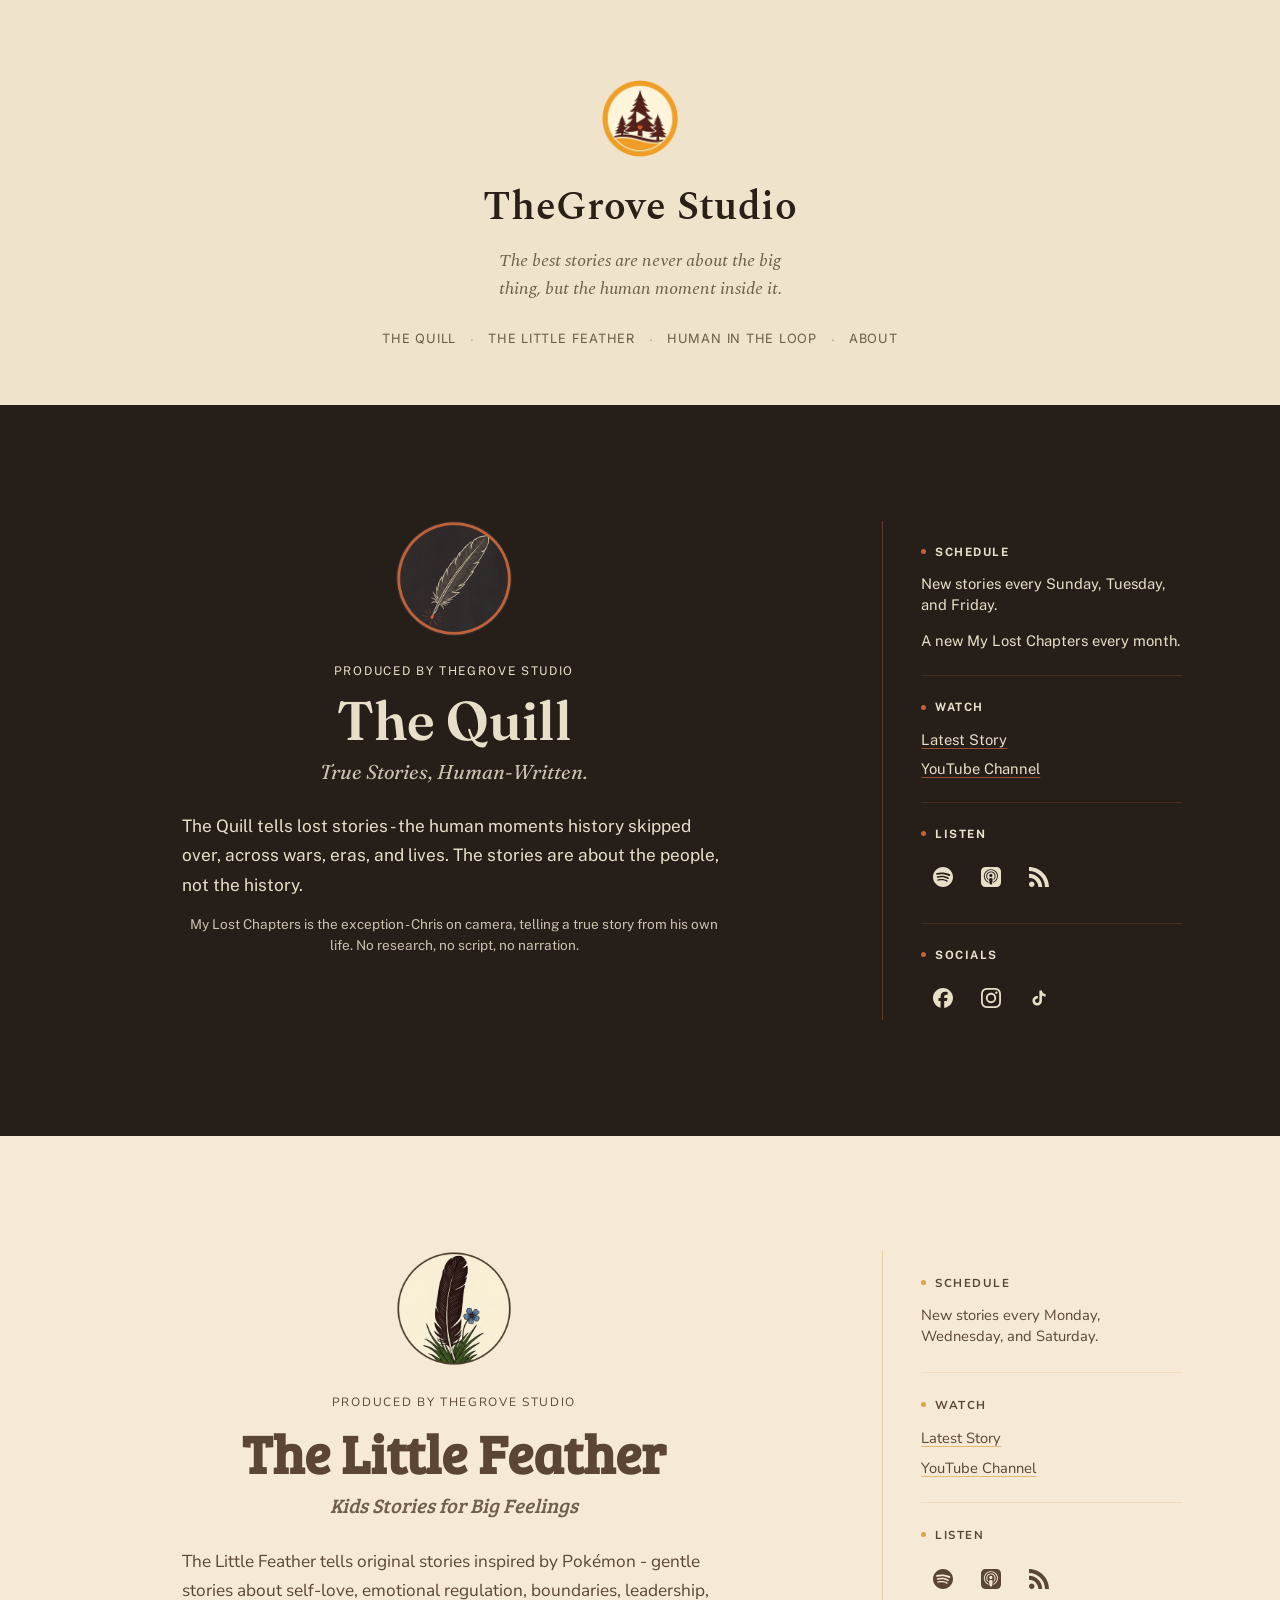
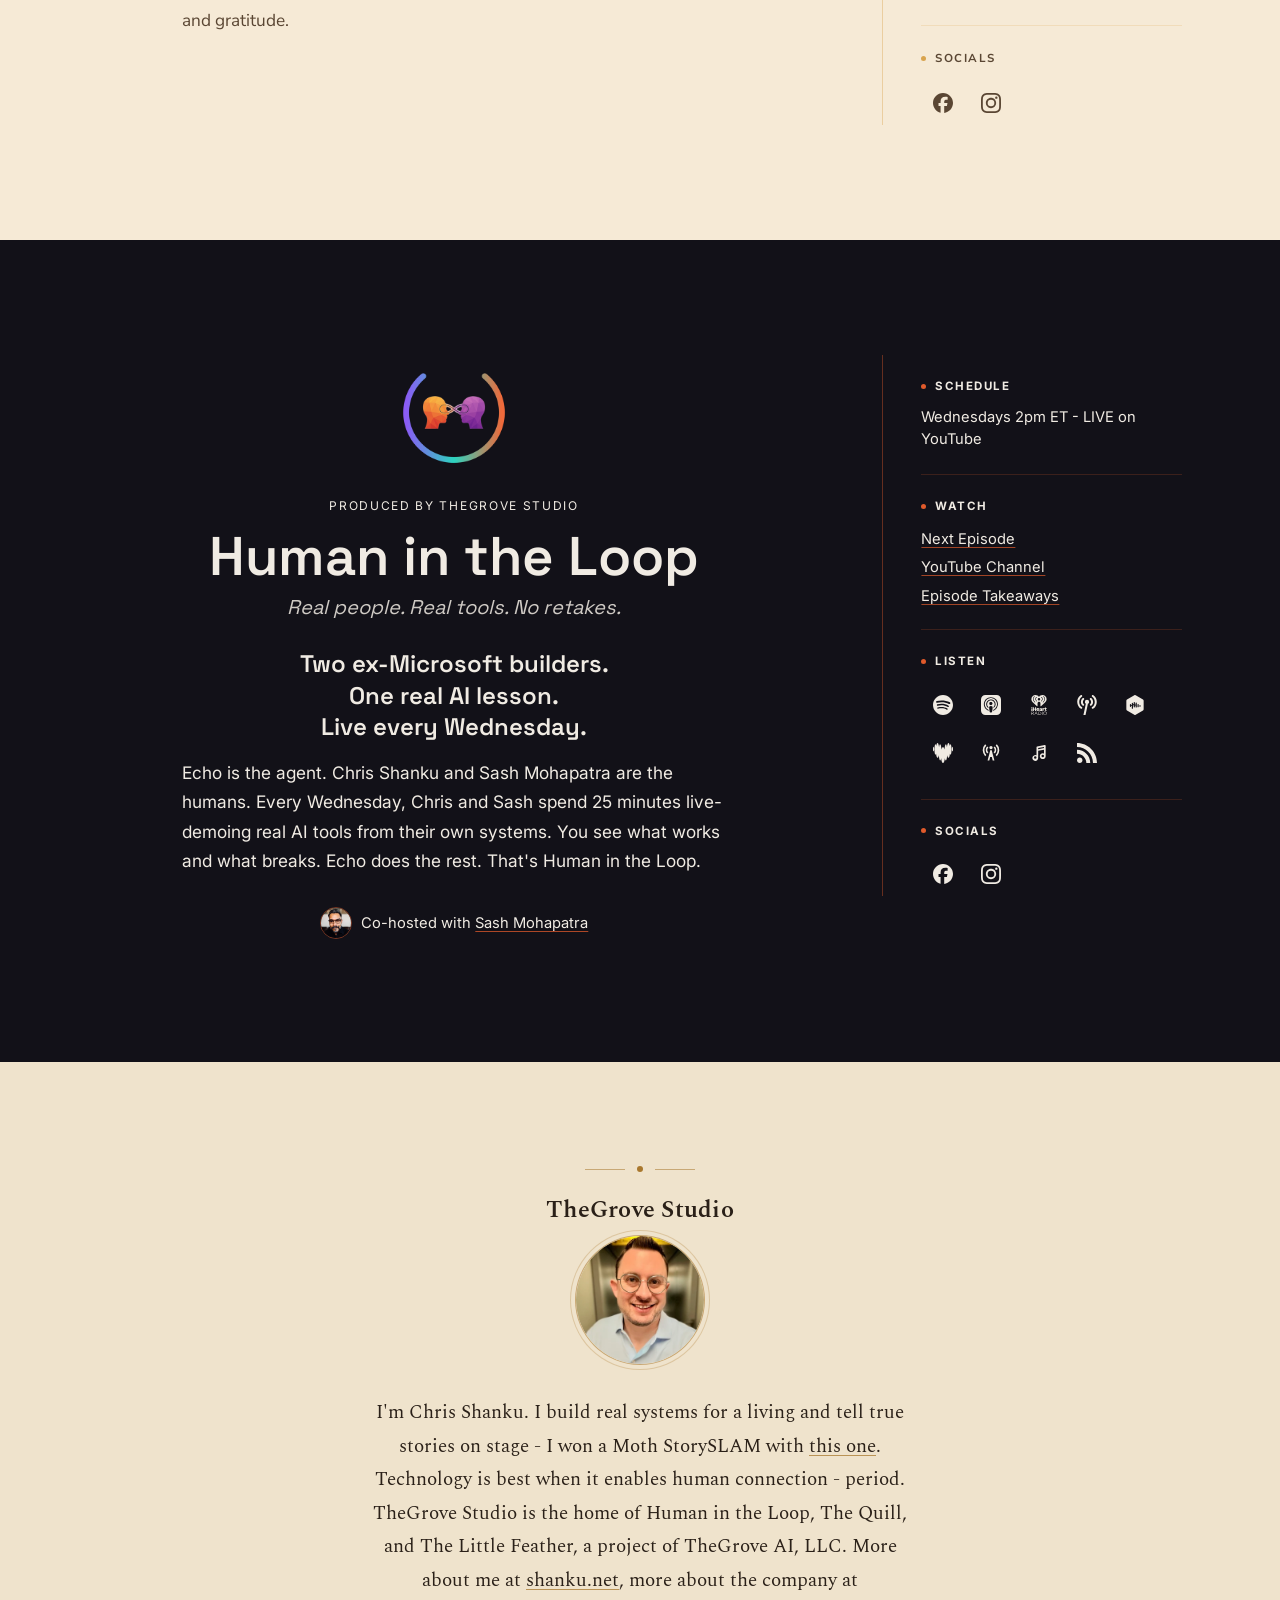
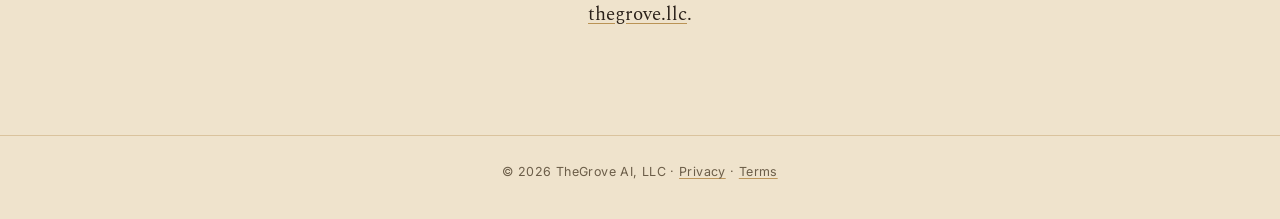
<file: index.html>
<!doctype html>
<!--
  GENERATED FILE - DO NOT EDIT DIRECTLY.
  Source of truth is content/channels.json + content/icons.json + css/.
  Regenerate with:  python3 scripts/render.py
  Hand edits here are silently destroyed on the next generator run.
-->
<html lang="en">
<head>
<meta charset="UTF-8">
<title>TheGrove Studio</title>
<link rel="canonical" href="https://thegrove.media/">
<meta name="description" content="TheGrove Studio - The Quill, The Little Feather, and Human in the Loop.">
<meta name="viewport" content="width=device-width, initial-scale=1">
<meta property="og:title" content="TheGrove Studio">
<meta property="og:description" content="TheGrove Studio - The Quill, The Little Feather, and Human in the Loop.">
<meta property="og:image" content="https://thegrove.media/assets/og-image.png">
<meta property="og:url" content="https://thegrove.media/">
<meta property="og:type" content="website">
<meta name="twitter:card" content="summary_large_image">
<meta name="twitter:image" content="https://thegrove.media/assets/og-image.png">
<meta name="x-thegrove-media-source-sha256" content="0b9c2fd4d16eba0c9b4824e981f963a021032652a3a6503f3839da29b7ddca3c">
<link rel="icon" type="image/png" href="assets/thegrove-media-badge.png?v=755b16ef">
<link rel="preconnect" href="https://fonts.googleapis.com">
<link rel="preconnect" href="https://fonts.gstatic.com" crossorigin>
<link href="https://fonts.googleapis.com/css2?family=Fraunces:ital,opsz,wght@0,9..144,400;0,9..144,500;0,9..144,600;1,9..144,400&family=Public+Sans:wght@400;500;600&family=Bree+Serif&family=Nunito+Sans:wght@400;600;700&family=Space+Grotesk:wght@400;500;600;700&family=Inter:wght@400;500;600&family=Spectral:ital,wght@0,400;0,500;0,600;1,400;1,500&display=swap" rel="stylesheet">
<link rel="stylesheet" href="css/tokens.css?v=ec3cfaac">
<link rel="stylesheet" href="css/site.css?v=1a41c4df">
</head>
<body>

<a class="skip-link" href="#the-quill">Skip to shows</a>
<div class="page">
  <header class="masthead">
    <div class="masthead-inner">
      <img class="badge" src="assets/thegrove-media-badge.png?v=755b16ef" alt="TheGrove Studio badge" width="84" height="84" loading="eager">
      <h1 class="wordmark">TheGrove Studio</h1>
      <p class="studio-tagline">The best stories are never about the big thing, but the human moment inside it.</p>
      <nav class="masthead-nav" aria-label="Shows on this page">
        <a href="#the-quill">The Quill</a><span aria-hidden="true">&middot;</span><a href="#the-little-feather">The Little Feather</a><span aria-hidden="true">&middot;</span><a href="#human-in-the-loop">Human in the Loop</a><span aria-hidden="true">&middot;</span><a href="#about">About</a>
      </nav>
    </div>
  </header>
  <main>
<svg aria-hidden="true" style="position:absolute;width:0;height:0;overflow:hidden;" focusable="false">
  <symbol id="icon-spotify" viewBox="0 0 24 24"><path d="M12 0C5.4 0 0 5.4 0 12s5.4 12 12 12 12-5.4 12-12S18.66 0 12 0zm5.521 17.34c-.24.359-.66.48-1.021.24-2.82-1.74-6.36-2.101-10.561-1.141-.418.122-.779-.179-.899-.539-.12-.421.18-.78.54-.9 4.56-1.021 8.52-.6 11.64 1.32.42.18.479.659.301 1.02zm1.44-3.3c-.301.42-.841.6-1.262.3-3.239-1.98-8.159-2.58-11.939-1.38-.479.12-1.02-.12-1.14-.6-.12-.48.12-1.021.6-1.141C9.6 9.9 15 10.561 18.72 12.84c.361.181.54.78.241 1.2zm.12-3.36C15.24 8.4 8.82 8.16 5.16 9.301c-.6.179-1.2-.181-1.38-.721-.18-.601.18-1.2.72-1.381 4.26-1.26 11.28-1.02 15.721 1.621.539.3.719 1.02.419 1.56-.299.421-1.02.599-1.559.3z"/></symbol>
  <symbol id="icon-apple-podcasts" viewBox="0 0 24 24"><path d="M5.34 0A5.328 5.328 0 000 5.34v13.32A5.328 5.328 0 005.34 24h13.32A5.328 5.328 0 0024 18.66V5.34A5.328 5.328 0 0018.66 0zm6.525 2.568c2.336 0 4.448.902 6.056 2.587 1.224 1.272 1.912 2.619 2.264 4.392.12.59.12 2.2.007 2.864a8.506 8.506 0 01-3.24 5.296c-.608.46-2.096 1.261-2.336 1.261-.088 0-.096-.091-.056-.46.072-.592.144-.715.48-.856.536-.224 1.448-.874 2.008-1.435a7.644 7.644 0 002.008-3.536c.208-.824.184-2.656-.048-3.504-.728-2.696-2.928-4.792-5.624-5.352-.784-.16-2.208-.16-3 0-2.728.56-4.984 2.76-5.672 5.528-.184.752-.184 2.584 0 3.336.456 1.832 1.64 3.512 3.192 4.512.304.2.672.408.824.472.336.144.408.264.472.856.04.36.03.464-.056.464-.056 0-.464-.176-.896-.384l-.04-.03c-2.472-1.216-4.056-3.274-4.632-6.012-.144-.706-.168-2.392-.03-3.04.36-1.74 1.048-3.1 2.192-4.304 1.648-1.737 3.768-2.656 6.128-2.656zm.134 2.81c.409.004.803.04 1.106.106 2.784.62 4.76 3.408 4.376 6.174-.152 1.114-.536 2.03-1.216 2.88-.336.43-1.152 1.15-1.296 1.15-.023 0-.048-.272-.048-.603v-.605l.416-.496c1.568-1.878 1.456-4.502-.256-6.224-.664-.67-1.432-1.064-2.424-1.246-.64-.118-.776-.118-1.448-.008-1.02.167-1.81.562-2.512 1.256-1.72 1.704-1.832 4.342-.264 6.222l.413.496v.608c0 .336-.027.608-.06.608-.03 0-.264-.16-.512-.36l-.034-.011c-.832-.664-1.568-1.842-1.872-2.997-.184-.698-.184-2.024.008-2.72.504-1.878 1.888-3.335 3.808-4.019.41-.145 1.133-.22 1.814-.211zm-.13 2.99c.31 0 .62.06.844.178.488.253.888.745 1.04 1.259.464 1.578-1.208 2.96-2.72 2.254h-.015c-.712-.331-1.096-.956-1.104-1.77 0-.733.408-1.371 1.112-1.745.224-.117.534-.176.844-.176zm-.011 4.728c.988-.004 1.706.349 1.97.97.198.464.124 1.932-.218 4.302-.232 1.656-.36 2.074-.68 2.356-.44.39-1.064.498-1.656.288h-.003c-.716-.257-.87-.605-1.164-2.644-.341-2.37-.416-3.838-.218-4.302.262-.616.974-.966 1.97-.97z"/></symbol>
  <symbol id="icon-iheartradio" viewBox="0 0 24 24"><path d="M4.403 21.983c.597 0 1.023-.306 1.023-.817v-.012c0-.489-.375-.784-1.017-.784H3.182v1.613zm-1.67-1.8c0-.125.102-.228.221-.228h1.489c.488 0 .88.148 1.13.398.193.193.307.472.307.784v.011c0 .654-.443 1.034-1.062 1.154l.988 1.272c.046.051.074.102.074.164 0 .12-.114.222-.227.222-.091 0-.16-.05-.21-.12l-1.12-1.453H3.183v1.346a.228.228 0 01-.228.227.227.227 0 01-.221-.227v-3.55m6.674 2.29l-.914-2.035-.915 2.034zm-2.812 1.164l1.614-3.528c.056-.125.142-.2.284-.2h.022c.137 0 .228.075.279.2l1.613 3.522a.31.31 0 01.029.113c0 .12-.097.216-.216.216-.108 0-.182-.074-.222-.165l-.415-.914H7.402l-.415.926c-.04.097-.113.153-.216.153a.204.204 0 01-.204-.204.26.26 0 01.028-.12m6.078-.118c1.005 0 1.647-.682 1.647-1.563v-.011c0-.88-.642-1.574-1.647-1.574h-.932v3.148zm-1.38-3.335c0-.125.102-.228.221-.228h1.16c1.249 0 2.112.858 2.112 1.977v.012c0 1.119-.863 1.988-2.113 1.988h-1.159a.226.226 0 01-.221-.227v-3.522m4.481-.029c0-.124.103-.227.222-.227.125 0 .227.103.227.227v3.579a.228.228 0 01-.227.227.227.227 0 01-.222-.227v-3.579m5.027 1.801v-.011c0-.904-.659-1.642-1.568-1.642s-1.556.727-1.556 1.63v.012c0 .903.659 1.642 1.567 1.642.91 0 1.557-.728 1.557-1.631zm-3.59 0v-.011c0-1.097.824-2.057 2.033-2.057 1.21 0 2.023.949 2.023 2.045v.012c0 1.096-.824 2.056-2.034 2.056s-2.022-.949-2.022-2.045m2.03-17.192c0 1.397-.754 2.773-2.242 4.092a.345.345 0 01-.458-.517c1.333-1.182 2.01-2.385 2.01-3.575v-.016c0-.966-.606-2.103-1.38-2.588a.345.345 0 11.367-.586c.97.61 1.703 1.974 1.703 3.174zM14.76 7.677a.345.345 0 11-.337-.602c.799-.448 1.336-1.318 1.339-2.167a2.096 2.096 0 00-1.124-1.855.345.345 0 11.321-.611 2.785 2.785 0 011.493 2.46v.011c-.004 1.09-.683 2.199-1.692 2.764zm-2.772-1.015a1.498 1.498 0 11.001-2.997 1.498 1.498 0 01-.001 2.997zm-2.303.882a.345.345 0 01-.47.133c-1.009-.565-1.688-1.674-1.692-2.764v-.01a2.785 2.785 0 011.493-2.461.346.346 0 01.321.611 2.096 2.096 0 00-1.124 1.855c.003.849.54 1.719 1.34 2.166a.345.345 0 01.132.47zM7.464 8.825a.344.344 0 01-.488.03C5.49 7.536 4.734 6.16 4.734 4.763v-.016c0-1.2.732-2.564 1.703-3.174a.346.346 0 01.367.586c-.774.485-1.38 1.622-1.38 2.588v.016c0 1.19.677 2.393 2.01 3.575a.345.345 0 01.03.487zM16.152 0c-1.727 0-3.27.915-4.164 2.252C11.094.915 9.55 0 7.823 0A4.982 4.982 0 002.84 4.983c0 1.746 1.106 3.005 2.261 4.17l4.518 4.272a.371.371 0 00.626-.27V9.827c0-.963.78-1.743 1.743-1.745a1.745 1.745 0 011.742 1.745v3.328c0 .326.39.493.626.27l4.518-4.272c1.155-1.165 2.261-2.424 2.261-4.17A4.982 4.982 0 0016.152 0M4.582 14.766h1.194v1.612h1.532v-1.612H8.5v4.307H7.308v-1.637H5.776v1.637H4.582v-4.307m6.527 2.353a.563.563 0 00-.578-.587c-.308 0-.55.238-.578.587zm-2.264.305v-.012c0-.972.696-1.741 1.68-1.741 1.15 0 1.68.842 1.68 1.82 0 .075 0 .16-.007.24H9.971c.093.364.357.549.72.549.277 0 .498-.105.738-.34l.647.536c-.32.406-.782.677-1.447.677-1.045 0-1.784-.695-1.784-1.729m7.29-1.68h1.17v.67c.19-.454.498-.75 1.051-.725v1.23h-.098c-.609 0-.954.351-.954 1.12v1.034h-1.168v-3.329m2.95 2.295v-1.353h-.393v-.942h.393v-.842h1.17v.842h.775v.942h-.775v1.126c0 .234.105.332.32.332.153 0 .301-.043.442-.11v.916c-.209.117-.485.19-.812.19-.7 0-1.12-.307-1.12-1.1m-15.65-3.584a.62.62 0 100 1.24.62.62 0 000-1.24m10.502 3.952c-.303.013-.483-.161-.483-.371 0-.203.16-.307.454-.307h.667v.036c-.004.137-.06.617-.638.642zm1.746-1.008c0-1.033-.739-1.729-1.784-1.729-.665 0-1.126.271-1.447.677l.647.536c.24-.234.461-.34.738-.34.359 0 .621.182.716.537l.001.025-.77.003c-.956.013-1.458.37-1.458 1.045 0 .65.464.999 1.262.999.432 0 .764-.17.987-.401v.32h1.106v-1.628l.002-.032V17.4M3.458 15.99h-.043a.61.61 0 00-.61.61v2.474h1.263v-2.474a.61.61 0 00-.61-.61"/></symbol>
  <symbol id="icon-podcast-index" viewBox="0 0 24 24"><path d="M5.0056.0056c-.2362.0208-.4667.1034-.6462.2366C1.7274 2.2537.1728 4.9759.2924 8.289c.1197 3.1949 1.6743 6.2709 4.067 8.0458.2393.1183.4795.2366.7188.2366.3589 0 .7172-.1182.9564-.4732.4786-.5917.3594-1.3013-.2388-1.6563-1.9142-1.3016-3.1105-3.7863-3.1105-6.1529 0-2.4848 1.0767-4.6157 3.1105-6.154.5982-.355.5977-1.183.2388-1.6562-.2243-.3698-.6353-.508-1.029-.4732Zm13.7533 0c-.314.0295-.613.1774-.7924.4732-.3589.4733-.3593 1.3012.2389 1.6562 2.0338 1.5383 3.1105 3.6692 3.1105 6.154 0 2.3666-1.1964 4.8513-3.1105 6.153-.5982.355-.7174 1.0645-.2389 1.6562.2393.355.5987.4732.9576.4732.2393 0 .4784-.1183.7176-.2366 2.5124-1.775 4.067-4.851 4.067-8.0458.1077-3.3131-1.435-6.0353-4.067-8.0468-.2392-.1775-.5687-.2662-.8828-.2366ZM16.4944 3.558c-.3065.0118-.609.1395-.8303.3761-.4546.4733-.4183 1.2307.0602 1.6686 1.5314 1.408 1.6627 3.7978-.0122 5.3716-.4666.4615-.4904 1.2075-.0357 1.6808.4546.4733 1.2078.4965 1.6863.0469 2.7158-2.5559 2.4881-6.5196-.0122-8.827-.2393-.2248-.5495-.3288-.856-.317zm-8.9933.0067c-.305-.0118-.6167.0914-.856.3103-2.5004 2.3074-2.7269 6.2711-.0111 8.827.4785.4496 1.2317.4264 1.6863-.0469.4547-.4733.4306-1.2189-.048-1.6685-1.6749-1.5738-1.5316-3.9647-.0122-5.3728.4785-.4496.5148-1.194.0602-1.6674-.2153-.2426-.514-.3699-.8192-.3817Zm4.499 2.1496a2.5714 2.5714 0 0 0-2.5715 2.5714 2.5714 2.5714 0 0 0 1.193 2.1696L7.7144 24h2.5246l2.8772-13.4018a2.5714 2.5714 0 0 0 1.4553-2.3125A2.5714 2.5714 0 0 0 12 5.7143Z"/></symbol>
  <symbol id="icon-castbox" viewBox="0 0 24 24"><path d="M12 0c-.29 0-.58.068-.812.206L2.417 5.392c-.46.272-.804.875-.804 1.408v10.4c0 .533.344 1.135.804 1.407l8.77 5.187c.465.275 1.162.275 1.626 0l8.77-5.187c.46-.272.804-.874.804-1.407V6.8c0-.533-.344-1.136-.804-1.408L12.813.206A1.618 1.618 0 0012 0zm-.85 8.304c.394 0 .714.303.714.676v2.224c0 .207.191.375.427.375s.428-.168.428-.375V9.57c0-.373.32-.675.713-.675.394 0 .712.302.712.675v4.713c0 .374-.318.676-.712.676-.394 0-.713-.302-.713-.676v-1.31c0-.206-.192-.374-.428-.374s-.427.168-.427.374v1.226c0 .374-.32.676-.713.676-.394 0-.713-.302-.713-.676v-1.667c0-.207-.192-.375-.428-.375-.235 0-.427.168-.427.375v3.31c0 .373-.319.676-.712.676-.394 0-.713-.303-.713-.676v-2.427c0-.206-.191-.374-.428-.374-.235 0-.427.168-.427.374v.178a.71.71 0 01-.712.708.71.71 0 01-.713-.708v-2.123a.71.71 0 01.713-.708.71.71 0 01.712.708v.178c0 .206.192.373.427.373.237 0 .428-.167.428-.373v-1.53c0-.374.32-.676.713-.676.393 0 .712.303.712.676v.646c0 .206.192.374.427.374.236 0 .428-.168.428-.374V8.98c0-.373.319-.676.713-.676zm4.562 2.416c.393 0 .713.302.713.676v2.691c0 .374-.32.676-.713.676-.394 0-.712-.303-.712-.676v-2.691c0-.374.319-.676.712-.676zm2.28 1.368c.395 0 .713.303.713.676v.67c0 .374-.318.676-.712.676-.394 0-.713-.302-.713-.675v-.67c0-.374.32-.677.713-.677Z"/></symbol>
  <symbol id="icon-deezer" viewBox="0 0 24 24"><path d="M.693 10.024c.381 0 .693-1.256.693-2.807 0-1.55-.312-2.807-.693-2.807C.312 4.41 0 5.666 0 7.217s.312 2.808.693 2.808ZM21.038 1.56c-.364 0-.684.805-.91 2.096C19.765 1.446 19.184 0 18.526 0c-.78 0-1.464 2.036-1.784 5-.312-2.158-.788-3.536-1.325-3.536-.745 0-1.386 2.704-1.62 6.472-.442-1.932-1.083-3.145-1.793-3.145s-1.35 1.213-1.793 3.145c-.242-3.76-.874-6.463-1.628-6.463-.537 0-1.013 1.378-1.325 3.535C6.938 2.036 6.262 0 5.474 0c-.658 0-1.247 1.447-1.602 3.665-.217-1.291-.546-2.105-.91-2.105-.675 0-1.221 2.807-1.221 6.272 0 3.466.546 6.273 1.221 6.273.277 0 .537-.476.736-1.273.32 2.928.996 4.938 1.776 4.938.606 0 1.143-1.204 1.507-3.11.251 3.622.875 6.195 1.602 6.195.46 0 .875-1.023 1.187-2.677C10.142 21.6 11 24 12.004 24c1.005 0 1.863-2.4 2.235-5.822.312 1.654.727 2.677 1.186 2.677.728 0 1.352-2.573 1.603-6.195.364 1.906.9 3.11 1.507 3.11.78 0 1.455-2.01 1.775-4.938.208.797.46 1.273.737 1.273.675 0 1.22-2.807 1.22-6.273-.008-3.457-.553-6.272-1.23-6.272ZM23.307 10.024c.381 0 .693-1.256.693-2.807 0-1.55-.312-2.807-.693-2.807-.381 0-.693 1.256-.693 2.807s.312 2.808.693 2.808Z"/></symbol>
  <symbol id="icon-rss" viewBox="0 0 24 24"><path d="M19.199 24C19.199 13.467 10.533 4.8 0 4.8V0c13.165 0 24 10.835 24 24h-4.801zM3.291 17.415c1.814 0 3.293 1.479 3.293 3.295 0 1.813-1.485 3.29-3.301 3.29C1.47 24 0 22.526 0 20.71s1.475-3.294 3.291-3.295zM15.909 24h-4.665c0-6.169-5.075-11.245-11.244-11.245V8.09c8.727 0 15.909 7.184 15.909 15.91z"/></symbol>
  <symbol id="icon-facebook" viewBox="0 0 24 24"><path d="M9.101 23.691v-7.98H6.627v-3.667h2.474v-1.58c0-4.085 1.848-5.978 5.858-5.978.401 0 .955.042 1.468.103a8.68 8.68 0 0 1 1.141.195v3.325a8.623 8.623 0 0 0-.653-.036 26.805 26.805 0 0 0-.733-.009c-.707 0-1.259.096-1.675.309a1.686 1.686 0 0 0-.679.622c-.258.42-.374.995-.374 1.752v1.297h3.919l-.386 2.103-.287 1.564h-3.246v8.245C19.396 23.238 24 18.179 24 12.044c0-6.627-5.373-12-12-12s-12 5.373-12 12c0 5.628 3.874 10.35 9.101 11.647Z"/></symbol>
  <symbol id="icon-instagram" viewBox="0 0 24 24"><path d="M7.0301.084c-1.2768.0602-2.1487.264-2.911.5634-.7888.3075-1.4575.72-2.1228 1.3877-.6652.6677-1.075 1.3368-1.3802 2.127-.2954.7638-.4956 1.6365-.552 2.914-.0564 1.2775-.0689 1.6882-.0626 4.947.0062 3.2586.0206 3.6671.0825 4.9473.061 1.2765.264 2.1482.5635 2.9107.308.7889.72 1.4573 1.388 2.1228.6679.6655 1.3365 1.0743 2.1285 1.38.7632.295 1.6361.4961 2.9134.552 1.2773.056 1.6884.069 4.9462.0627 3.2578-.0062 3.668-.0207 4.9478-.0814 1.28-.0607 2.147-.2652 2.9098-.5633.7889-.3086 1.4578-.72 2.1228-1.3881.665-.6682 1.0745-1.3378 1.3795-2.1284.2957-.7632.4966-1.636.552-2.9124.056-1.2809.0692-1.6898.063-4.948-.0063-3.2583-.021-3.6668-.0817-4.9465-.0607-1.2797-.264-2.1487-.5633-2.9117-.3084-.7889-.72-1.4568-1.3876-2.1228C21.2982 1.33 20.628.9208 19.8378.6165 19.074.321 18.2017.1197 16.9244.0645 15.6471.0093 15.236-.005 11.977.0014 8.718.0076 8.31.0215 7.0301.0839m.1402 21.6932c-1.17-.0509-1.8053-.2453-2.2287-.408-.5606-.216-.96-.4771-1.3819-.895-.422-.4178-.6811-.8186-.9-1.378-.1644-.4234-.3624-1.058-.4171-2.228-.0595-1.2645-.072-1.6442-.079-4.848-.007-3.2037.0053-3.583.0607-4.848.05-1.169.2456-1.805.408-2.2282.216-.5613.4762-.96.895-1.3816.4188-.4217.8184-.6814 1.3783-.9003.423-.1651 1.0575-.3614 2.227-.4171 1.2655-.06 1.6447-.072 4.848-.079 3.2033-.007 3.5835.005 4.8495.0608 1.169.0508 1.8053.2445 2.228.408.5608.216.96.4754 1.3816.895.4217.4194.6816.8176.9005 1.3787.1653.4217.3617 1.056.4169 2.2263.0602 1.2655.0739 1.645.0796 4.848.0058 3.203-.0055 3.5834-.061 4.848-.051 1.17-.245 1.8055-.408 2.2294-.216.5604-.4763.96-.8954 1.3814-.419.4215-.8181.6811-1.3783.9-.4224.1649-1.0577.3617-2.2262.4174-1.2656.0595-1.6448.072-4.8493.079-3.2045.007-3.5825-.006-4.848-.0608M16.953 5.5864A1.44 1.44 0 1 0 18.39 4.144a1.44 1.44 0 0 0-1.437 1.4424M5.8385 12.012c.0067 3.4032 2.7706 6.1557 6.173 6.1493 3.4026-.0065 6.157-2.7701 6.1506-6.1733-.0065-3.4032-2.771-6.1565-6.174-6.1498-3.403.0067-6.156 2.771-6.1496 6.1738M8 12.0077a4 4 0 1 1 4.008 3.9921A3.9996 3.9996 0 0 1 8 12.0077"/></symbol>
  <symbol id="icon-youtube" viewBox="0 0 24 24"><path d="M23.498 6.186a3.016 3.016 0 0 0-2.122-2.136C19.505 3.545 12 3.545 12 3.545s-7.505 0-9.377.505A3.017 3.017 0 0 0 .502 6.186C0 8.07 0 12 0 12s0 3.93.502 5.814a3.016 3.016 0 0 0 2.122 2.136c1.871.505 9.376.505 9.376.505s7.505 0 9.377-.505a3.015 3.015 0 0 0 2.122-2.136C24 15.93 24 12 24 12s0-3.93-.502-5.814zM9.545 15.568V8.432L15.818 12l-6.273 3.568z"/></symbol>
  <symbol id="icon-linkedin" viewBox="0 0 24 24"><path d="M20.447 20.452h-3.554v-5.569c0-1.328-.027-3.037-1.852-3.037-1.853 0-2.136 1.445-2.136 2.939v5.667H9.351V9h3.414v1.561h.046c.477-.9 1.637-1.85 3.37-1.85 3.601 0 4.267 2.37 4.267 5.455v6.286zM5.337 7.433c-1.144 0-2.063-.926-2.063-2.065 0-1.138.92-2.063 2.063-2.063 1.14 0 2.064.925 2.064 2.063 0 1.139-.925 2.065-2.064 2.065zm1.782 13.019H3.555V9h3.564v11.452zM22.225 0H1.771C.792 0 0 .774 0 1.729v20.542C0 23.227.792 24 1.771 24h20.451C23.2 24 24 23.227 24 22.271V1.729C24 .774 23.2 0 22.222 0h.003z"/></symbol>
  <symbol id="icon-tunein" viewBox="0 0 24 24"><path d="M12 7.5a2 2 0 100-4 2 2 0 000 4zm-1.1 2.02L7.9 21h2.08l1.02-4.2h2l1.02 4.2h2.08l-3-11.48a2 2 0 00-1.1-1.3 2 2 0 00-1.1 1.3zM6.4 3.05 4.98 1.63a10 10 0 000 14.14L6.4 14.35a8 8 0 010-11.3zm11.2 0a8 8 0 010 11.3l1.42 1.42a10 10 0 000-14.14zM8.87 5.52 7.45 4.1a6 6 0 000 8.48l1.42-1.42a4 4 0 010-5.64zm6.26 0a4 4 0 010 5.64l1.42 1.42a6 6 0 000-8.48z"/></symbol>
  <symbol id="icon-amazon-music" viewBox="0 0 24 24"><path d="M20 3.5a1 1 0 00-1.2-.98l-9 1.8A1 1 0 009 5.3v9.53A3.5 3.5 0 1011 17.5V9.42l7-1.4v4.66a3.5 3.5 0 101.99 3.15L20 3.5zM7.5 19a1.5 1.5 0 110-3 1.5 1.5 0 010 3zm9-2a1.5 1.5 0 110-3 1.5 1.5 0 010 3zM11 7.38V6.12l7-1.4v1.26l-7 1.4z"/></symbol>
  <symbol id="icon-tiktok" viewBox="0 0 24 24"><path d="M16.6 5.82s.51.5 0 0A4.278 4.278 0 0 1 15.54 3h-3.09v12.4a2.592 2.592 0 0 1-2.59 2.5c-1.42 0-2.6-1.16-2.6-2.6c0-1.72 1.66-3.01 3.37-2.48V9.66c-3.45-.46-6.47 2.22-6.47 5.64c0 3.33 2.76 5.7 5.69 5.7c3.14 0 5.69-2.55 5.69-5.7V9.01a7.35 7.35 0 0 0 4.3 1.38V7.3s-1.88.09-3.24-1.48z"/></symbol>
</svg>
    <div class="stack">
      <section id="the-quill" class="show" style="--field:#251E19; --ink:#E8DFC9; --accent:#C2643A; --accent-rgb:194,100,58; --display:'Fraunces',serif; --body-font:'Public Sans',sans-serif;">
        <div class="chapter-inner">
          <input type="checkbox" id="disc-the-quill" class="disc">
          <div class="chapter-grid">
            <div class="chapter-main">
              <label for="disc-the-quill" class="opener">
                <span class="mark-wrap" aria-hidden="true"><img class="mark" src="assets/marks/quill-circle.png?v=d57b4d7e" alt="" width="116" height="116" loading="lazy"></span>
                <span class="eyebrow">Produced by TheGrove Studio</span>
                <span class="opener-text">
                  <span class="tile-name" role="heading" aria-level="2">The Quill</span>
                  <span class="tile-tagline">True Stories, Human-Written.</span>
                </span>
                <svg class="chevron" viewBox="0 0 20 20" fill="none" aria-hidden="true"><path d="M5 7.5 10 12.5 15 7.5" stroke="currentColor" stroke-width="1.8" stroke-linecap="round" stroke-linejoin="round"/></svg>
              </label>
              <div class="panel">
                <p class="chapter-blurb">The Quill tells lost stories - the human moments history skipped over, across wars, eras, and lives. The stories are about the people, not the history.</p><p class="extra-line">My Lost Chapters is the exception - Chris on camera, telling a true story from his own life. No research, no script, no narration.</p>
              </div>
            </div>
            <aside class="sidebar" aria-label="The Quill - schedule and links">
              <div class="sidebar-block"><h3 class="sidebar-label"><span class="dot" aria-hidden="true"></span>Schedule</h3><div class="cadence-entry"><p class="cadence-display">New stories every Sunday, Tuesday, and Friday.</p></div>
<div class="cadence-entry"><p class="cadence-display">A new My Lost Chapters every month.</p></div></div><div class="sidebar-block"><h3 class="sidebar-label"><span class="dot" aria-hidden="true"></span>Watch</h3><ul class="link-list">
<li><a href="https://quill.thegrove.media/WatchLatestStory" target="_blank" rel="noopener noreferrer">Latest Story</a></li>
<li><a href="https://www.youtube.com/@thequill-stories" target="_blank" rel="noopener noreferrer">YouTube Channel</a></li>
</ul></div><div class="sidebar-block"><h3 class="sidebar-label"><span class="dot" aria-hidden="true"></span>Listen</h3><ul class="icon-row">
<li><a class="icon-link" href="https://open.spotify.com/show/033Z9ZjeNm1bOgALYHiYv0" target="_blank" rel="noopener noreferrer" aria-label="Listen on Spotify" title="Spotify"><svg class="icon" viewBox="0 0 24 24"><use href="#icon-spotify"></use></svg></a></li>
<li><a class="icon-link" href="https://podcasts.apple.com/us/podcast/the-quill-%7C-bringing-lost-stories-to-life/id6796899950" target="_blank" rel="noopener noreferrer" aria-label="Listen on Apple Podcasts" title="Apple Podcasts"><svg class="icon" viewBox="0 0 24 24"><use href="#icon-apple-podcasts"></use></svg></a></li>
<li><a class="icon-link" href="https://rss.thequill.ai/tq/podcast.xml" target="_blank" rel="noopener noreferrer" aria-label="Listen on RSS" title="RSS"><svg class="icon" viewBox="0 0 24 24"><use href="#icon-rss"></use></svg></a></li>
</ul></div>
              <div class="sidebar-block"><h3 class="sidebar-label"><span class="dot" aria-hidden="true"></span>Socials</h3>
                <ul class="icon-row">
<li><a class="icon-link" href="https://www.facebook.com/TheQuillTrueStories" target="_blank" rel="noopener noreferrer" aria-label="Follow on Facebook" title="Facebook"><svg class="icon" viewBox="0 0 24 24"><use href="#icon-facebook"></use></svg></a></li>
<li><a class="icon-link" href="https://www.instagram.com/TheQuillTrueStories" target="_blank" rel="noopener noreferrer" aria-label="Follow on Instagram" title="Instagram"><svg class="icon" viewBox="0 0 24 24"><use href="#icon-instagram"></use></svg></a></li>
<li><a class="icon-link" href="https://www.tiktok.com/@thequilltruestories" target="_blank" rel="noopener noreferrer" aria-label="Follow on TikTok" title="TikTok"><svg class="icon" viewBox="0 0 24 24"><use href="#icon-tiktok"></use></svg></a></li>
                </ul>
              </div>
            </aside>
          </div>
        </div>
      </section>
      <section id="the-little-feather" class="show" style="--field:#F6EAD6; --ink:#5A4633; --accent:#D9A44E; --accent-rgb:217,164,78; --display:'Bree Serif',serif; --body-font:'Nunito Sans',sans-serif;">
        <div class="chapter-inner">
          <input type="checkbox" id="disc-the-little-feather" class="disc">
          <div class="chapter-grid">
            <div class="chapter-main">
              <label for="disc-the-little-feather" class="opener">
                <span class="mark-wrap" aria-hidden="true"><img class="mark" src="assets/marks/tlf-asis.png?v=3688c154" alt="" width="116" height="116" loading="lazy"></span>
                <span class="eyebrow">Produced by TheGrove Studio</span>
                <span class="opener-text">
                  <span class="tile-name" role="heading" aria-level="2">The Little Feather</span>
                  <span class="tile-tagline">Kids Stories for Big Feelings</span>
                </span>
                <svg class="chevron" viewBox="0 0 20 20" fill="none" aria-hidden="true"><path d="M5 7.5 10 12.5 15 7.5" stroke="currentColor" stroke-width="1.8" stroke-linecap="round" stroke-linejoin="round"/></svg>
              </label>
              <div class="panel">
                <p class="chapter-blurb">The Little Feather tells original stories inspired by Pokémon - gentle stories about self-love, emotional regulation, boundaries, leadership, and gratitude.</p>
              </div>
            </div>
            <aside class="sidebar" aria-label="The Little Feather - schedule and links">
              <div class="sidebar-block"><h3 class="sidebar-label"><span class="dot" aria-hidden="true"></span>Schedule</h3><div class="cadence-entry"><p class="cadence-display">New stories every Monday, Wednesday, and Saturday.</p></div></div><div class="sidebar-block"><h3 class="sidebar-label"><span class="dot" aria-hidden="true"></span>Watch</h3><ul class="link-list">
<li><a href="https://tlf.thegrove.media/WatchLatestStory" target="_blank" rel="noopener noreferrer">Latest Story</a></li>
<li><a href="https://www.youtube.com/@thelittlefeatherstories" target="_blank" rel="noopener noreferrer">YouTube Channel</a></li>
</ul></div><div class="sidebar-block"><h3 class="sidebar-label"><span class="dot" aria-hidden="true"></span>Listen</h3><ul class="icon-row">
<li><a class="icon-link" href="https://open.spotify.com/show/033Za28dEpdycDW4QES19j" target="_blank" rel="noopener noreferrer" aria-label="Listen on Spotify" title="Spotify"><svg class="icon" viewBox="0 0 24 24"><use href="#icon-spotify"></use></svg></a></li>
<li><a class="icon-link" href="https://podcasts.apple.com/us/podcast/the-little-feather-%7C-short-stories-big-feelings-brave-hearts/id6796899996" target="_blank" rel="noopener noreferrer" aria-label="Listen on Apple Podcasts" title="Apple Podcasts"><svg class="icon" viewBox="0 0 24 24"><use href="#icon-apple-podcasts"></use></svg></a></li>
<li><a class="icon-link" href="https://rss.thequill.ai/tlf/podcast.xml" target="_blank" rel="noopener noreferrer" aria-label="Listen on RSS" title="RSS"><svg class="icon" viewBox="0 0 24 24"><use href="#icon-rss"></use></svg></a></li>
</ul></div>
              <div class="sidebar-block"><h3 class="sidebar-label"><span class="dot" aria-hidden="true"></span>Socials</h3>
                <ul class="icon-row">
<li><a class="icon-link" href="https://www.facebook.com/TheLittleFeatherStories" target="_blank" rel="noopener noreferrer" aria-label="Follow on Facebook" title="Facebook"><svg class="icon" viewBox="0 0 24 24"><use href="#icon-facebook"></use></svg></a></li>
<li><a class="icon-link" href="https://www.instagram.com/TheLittleFeatherStories" target="_blank" rel="noopener noreferrer" aria-label="Follow on Instagram" title="Instagram"><svg class="icon" viewBox="0 0 24 24"><use href="#icon-instagram"></use></svg></a></li>
                </ul>
              </div>
            </aside>
          </div>
        </div>
      </section>
      <section id="human-in-the-loop" class="show" style="--field:#121118; --ink:#F0EBE3; --accent:#E05A2B; --accent-rgb:224,90,43; --display:'Space Grotesk',serif; --body-font:'Inter',sans-serif;">
        <div class="chapter-inner">
          <input type="checkbox" id="disc-human-in-the-loop" class="disc">
          <div class="chapter-grid">
            <div class="chapter-main">
              <label for="disc-human-in-the-loop" class="opener">
                <span class="mark-wrap" aria-hidden="true"><img class="mark" src="assets/marks/hitl-circle.png?v=dd7a7f67" alt="" width="116" height="116" loading="lazy"></span>
                <span class="eyebrow">Produced by TheGrove Studio</span>
                <span class="opener-text">
                  <span class="tile-name" role="heading" aria-level="2">Human in the Loop</span>
                  <span class="tile-tagline">Real people. Real tools. No retakes.</span>
                </span>
                <svg class="chevron" viewBox="0 0 20 20" fill="none" aria-hidden="true"><path d="M5 7.5 10 12.5 15 7.5" stroke="currentColor" stroke-width="1.8" stroke-linecap="round" stroke-linejoin="round"/></svg>
              </label>
              <div class="panel">
                <div class="lead-lines"><p>Two ex-Microsoft builders.</p>
<p>One real AI lesson.</p>
<p>Live every Wednesday.</p></div><p class="chapter-blurb">Echo is the agent. Chris Shanku and Sash Mohapatra are the humans. Every Wednesday, Chris and Sash spend 25 minutes live-demoing real AI tools from their own systems. You see what works and what breaks. Echo does the rest. That&#x27;s Human in the Loop.</p><div class="cohost-credit"><img class="cohost-photo" src="assets/sash-photo.jpg?v=d83653c8" alt="Photo of Sash Mohapatra" width="32" height="32" loading="lazy"><p>Co-hosted with <a href="https://buildwithsash.com" target="_blank" rel="noopener noreferrer">Sash Mohapatra</a></p></div>
              </div>
            </div>
            <aside class="sidebar" aria-label="Human in the Loop - schedule and links">
              <div class="sidebar-block"><h3 class="sidebar-label"><span class="dot" aria-hidden="true"></span>Schedule</h3><div class="cadence-entry"><p class="cadence-display">Wednesdays 2pm ET - LIVE on YouTube</p></div></div><div class="sidebar-block"><h3 class="sidebar-label"><span class="dot" aria-hidden="true"></span>Watch</h3><ul class="link-list">
<li><a href="https://humanintheloop.stream/live" target="_blank" rel="noopener noreferrer">Next Episode</a></li>
<li><a href="https://www.youtube.com/@humanintheloop.stream" target="_blank" rel="noopener noreferrer">YouTube Channel</a></li>
<li><a href="https://humanintheloop.stream/#resources" target="_blank" rel="noopener noreferrer">Episode Takeaways</a></li>
</ul></div><div class="sidebar-block"><h3 class="sidebar-label"><span class="dot" aria-hidden="true"></span>Listen</h3><ul class="icon-row">
<li><a class="icon-link" href="https://open.spotify.com/show/033YvenGJeBSMXduvMmbDv" target="_blank" rel="noopener noreferrer" aria-label="Listen on Spotify" title="Spotify"><svg class="icon" viewBox="0 0 24 24"><use href="#icon-spotify"></use></svg></a></li>
<li><a class="icon-link" href="https://podcasts.apple.com/us/podcast/human-in-the-loop-two-ex-microsoft-builders-on-ai/id6796360726" target="_blank" rel="noopener noreferrer" aria-label="Listen on Apple Podcasts" title="Apple Podcasts"><svg class="icon" viewBox="0 0 24 24"><use href="#icon-apple-podcasts"></use></svg></a></li>
<li><a class="icon-link" href="https://www.iheart.com/podcast/269-human-in-the-loop-two-ex-m-339927018" target="_blank" rel="noopener noreferrer" aria-label="Listen on iHeartRadio" title="iHeartRadio"><svg class="icon" viewBox="0 0 24 24"><use href="#icon-iheartradio"></use></svg></a></li>
<li><a class="icon-link" href="https://podcastindex.org/podcast/7975515" target="_blank" rel="noopener noreferrer" aria-label="Listen on Podcast Index" title="Podcast Index"><svg class="icon" viewBox="0 0 24 24"><use href="#icon-podcast-index"></use></svg></a></li>
<li><a class="icon-link" href="https://castbox.fm/vh/7339793" target="_blank" rel="noopener noreferrer" aria-label="Listen on Castbox" title="Castbox"><svg class="icon" viewBox="0 0 24 24"><use href="#icon-castbox"></use></svg></a></li>
<li><a class="icon-link" href="https://link.deezer.com/s/33YwdkXk0GoN151KVHG7k" target="_blank" rel="noopener noreferrer" aria-label="Listen on Deezer" title="Deezer"><svg class="icon" viewBox="0 0 24 24"><use href="#icon-deezer"></use></svg></a></li>
<li><a class="icon-link" href="https://tunein.com/podcasts/Technology-Podcasts/Human-in-the-Loop-Two-Ex-Microsoft-Builders-on-AI-p4771723/" target="_blank" rel="noopener noreferrer" aria-label="Listen on TuneIn (generic placeholder icon, not an official logo)" title="TuneIn (generic icon)"><svg class="icon" viewBox="0 0 24 24"><use href="#icon-tunein"></use></svg></a></li>
<li><a class="icon-link" href="https://music.amazon.com/podcasts/78d86395-5c08-4e61-abe1-534b371172c7/human-in-the-loop-two-ex-microsoft-builders-on-ai" target="_blank" rel="noopener noreferrer" aria-label="Listen on Amazon Music (generic placeholder icon, not an official logo)" title="Amazon Music (generic icon)"><svg class="icon" viewBox="0 0 24 24"><use href="#icon-amazon-music"></use></svg></a></li>
<li><a class="icon-link" href="https://rss.humanintheloop.stream/podcast.xml" target="_blank" rel="noopener noreferrer" aria-label="Listen on RSS" title="RSS"><svg class="icon" viewBox="0 0 24 24"><use href="#icon-rss"></use></svg></a></li>
</ul></div>
              <div class="sidebar-block"><h3 class="sidebar-label"><span class="dot" aria-hidden="true"></span>Socials</h3>
                <ul class="icon-row">
<li><a class="icon-link" href="https://www.facebook.com/HumanInTheLoopStream" target="_blank" rel="noopener noreferrer" aria-label="Follow on Facebook" title="Facebook"><svg class="icon" viewBox="0 0 24 24"><use href="#icon-facebook"></use></svg></a></li>
<li><a class="icon-link" href="https://www.instagram.com/humanintheloop.stream" target="_blank" rel="noopener noreferrer" aria-label="Follow on Instagram" title="Instagram"><svg class="icon" viewBox="0 0 24 24"><use href="#icon-instagram"></use></svg></a></li>
                </ul>
              </div>
            </aside>
          </div>
        </div>
      </section>
    </div>
    <section id="about" class="about-section">
      <div class="about-card">
        <p class="about-eyebrow" aria-hidden="true">About</p>
        <div class="colophon small" aria-hidden="true"><span class="rule"></span><span class="dot"></span><span class="rule"></span></div>
        <p class="wordmark small">TheGrove Studio</p>
        <h2 class="sr-only">About TheGrove Studio</h2>
        <img class="portrait" src="assets/chris-shanku.webp?v=21ef5cb2" alt="Portrait of Chris Shanku" width="128" height="128" loading="lazy">
        <p class="about-copy">I&#x27;m Chris Shanku. I build real systems for a living and tell true stories on stage - I won a Moth StorySLAM with <a href="https://youtu.be/2Lj3Ujrk2Ys" target="_blank" rel="noopener noreferrer">this one</a>. Technology is best when it enables human connection - period. TheGrove Studio is the home of Human in the Loop, The Quill, and The Little Feather, a project of TheGrove AI, LLC. More about me at <a href="https://shanku.net" target="_blank" rel="noopener noreferrer">shanku.net</a>, more about the company at <a href="https://thegrove.llc" target="_blank" rel="noopener noreferrer">thegrove.llc</a>.</p>
      </div>
    </section>
  </main>
  <footer class="site-footer"><p>© 2026 TheGrove AI, LLC <span aria-hidden="true">&middot;</span> <a href="/privacy">Privacy</a> <span aria-hidden="true">&middot;</span> <a href="/terms">Terms</a></p></footer>
</div>

</body>
</html>
</file>
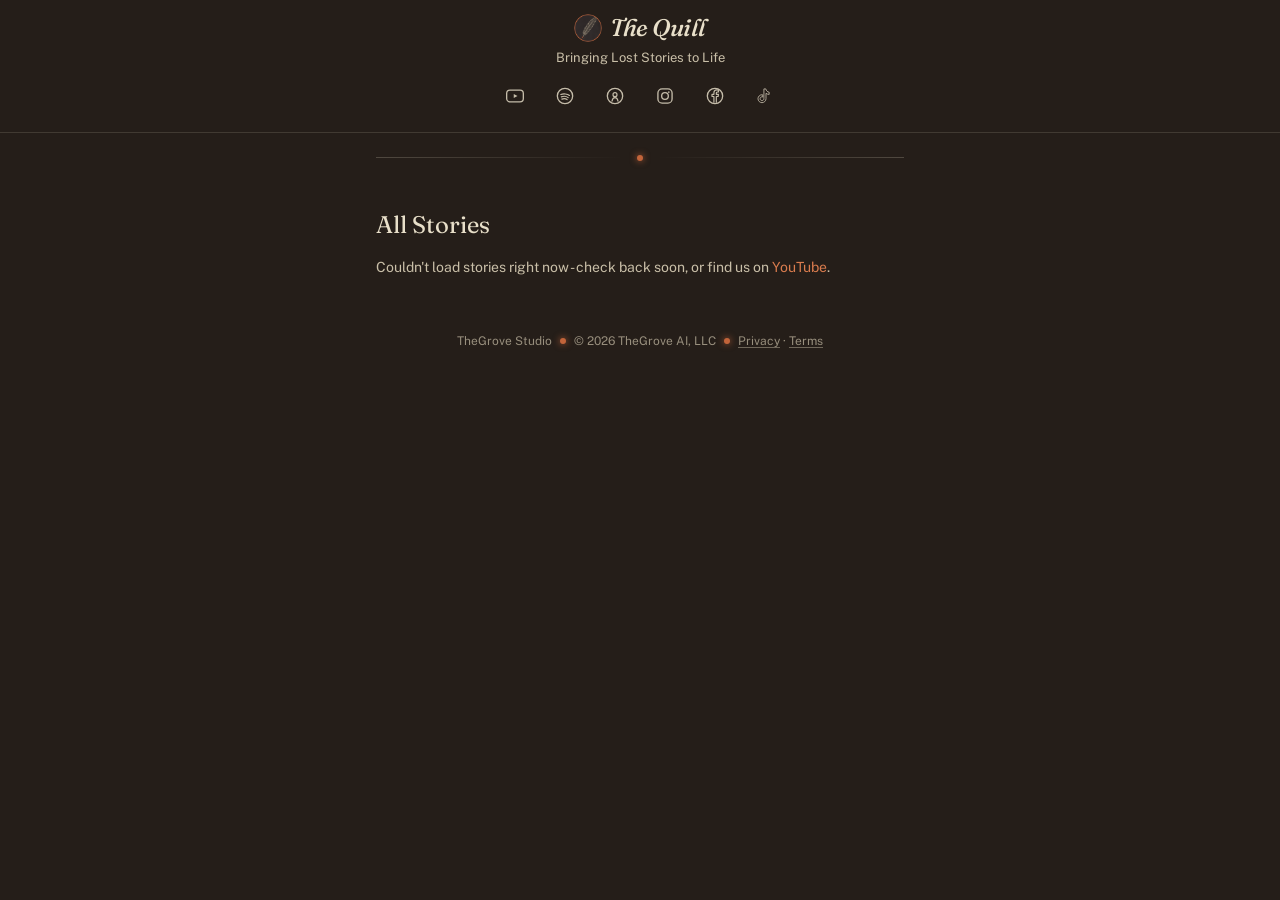
<file: quill/index.html>
<!doctype html>
<html lang="en">
<head>
<meta charset="UTF-8">
<title>The Quill - Episodes</title>
<meta name="viewport" content="width=device-width, initial-scale=1">
<meta name="description" content="The Quill - Bringing Lost Stories to Life. Every episode, all in one place.">
<!-- quill.thegrove.media was attached as a Cloudflare Pages custom domain 2026-08-10 and is
     active, so this is the real canonical home. The page is still reachable at
     thegrove.media/quill/, which the hostname-routing Pages Function serves from the same files. -->
<link rel="canonical" href="https://quill.thegrove.media/">
<link rel="preconnect" href="https://fonts.googleapis.com">
<link rel="preconnect" href="https://fonts.gstatic.com" crossorigin>
<link href="https://fonts.googleapis.com/css2?family=Fraunces:ital,opsz,wght@0,9..144,400;0,9..144,500;0,9..144,600;1,9..144,500;1,9..144,600&family=Public+Sans:wght@400;500;600;700&display=swap" rel="stylesheet">
<!-- Hand-bumped version tokens. The edge serves /quill/css/* and /quill/js/* with
     max-age=14400, and this Cloudflare token has no purge permission, so an
     unversioned URL can strand a returning visitor on old CSS behind new HTML for
     up to four hours. There is no build step on this page to content-hash them
     automatically - bump the token by hand whenever either file changes. -->
<link rel="stylesheet" href="css/quill-page.css?v=20260811b">
</head>
<body>
  <template id="corner-svg-template">
    <svg viewBox="-4 -4 36 36" fill="none" xmlns="http://www.w3.org/2000/svg">
      <path d="M2 23 C1.6 23 0.8 11.5 2 2 C2 2 12.4 1 24 2" stroke="currentColor" stroke-width="1.6" stroke-linecap="round" stroke-linejoin="round"/>
      <path d="M26.5 0 L31.5 -3.4" stroke="currentColor" stroke-width="1.6" stroke-linecap="round"/>
      <circle cx="33" cy="-4.4" r="1.5" fill="currentColor"/>
    </svg>
  </template>

  <!-- Platform marks for the view counts, which are cross-platform totals
       (see quill-page.js "THE VIEW NUMBER IS CROSS-PLATFORM"). Rendered via
       <use> from quill-page.js at every count site.

       SOLID marks here, not the stroked style used by the masthead profile
       links above. These render at 1em - about 11px - where 1.4-1.6px strokes
       turn to mush; the masthead icons are 20px and can carry them. Same
       official paths as the apex sprite in /index.html, so the two hosts show
       one YouTube glyph, not two.

       Inline sprite rather than a file: an <svg> element is not an image
       fetch, so this needs nothing from the img-src CSP and no _headers
       change. -->
  <svg width="0" height="0" style="position:absolute" aria-hidden="true" focusable="false">
    <symbol id="icon-yt" viewBox="0 0 24 24"><path d="M23.498 6.186a3.016 3.016 0 0 0-2.122-2.136C19.505 3.545 12 3.545 12 3.545s-7.505 0-9.377.505A3.017 3.017 0 0 0 .502 6.186C0 8.07 0 12 0 12s0 3.93.502 5.814a3.016 3.016 0 0 0 2.122 2.136c1.871.505 9.376.505 9.376.505s7.505 0 9.377-.505a3.015 3.015 0 0 0 2.122-2.136C24 15.93 24 12 24 12s0-3.93-.502-5.814zM9.545 15.568V8.432L15.818 12l-6.273 3.568z"/></symbol>
    <symbol id="icon-ig" viewBox="0 0 24 24"><path d="M7.0301.084c-1.2768.0602-2.1487.264-2.911.5634-.7888.3075-1.4575.72-2.1228 1.3877-.6652.6677-1.075 1.3368-1.3802 2.127-.2954.7638-.4956 1.6365-.552 2.914-.0564 1.2775-.0689 1.6882-.0626 4.947.0062 3.2586.0206 3.6671.0825 4.9473.061 1.2765.264 2.1482.5635 2.9107.308.7889.72 1.4573 1.388 2.1228.6679.6655 1.3365 1.0743 2.1285 1.38.7632.295 1.6361.4961 2.9134.552 1.2773.056 1.6884.069 4.9462.0627 3.2578-.0062 3.668-.0207 4.9478-.0814 1.28-.0607 2.147-.2652 2.9098-.5633.7889-.3086 1.4578-.72 2.1228-1.3881.665-.6682 1.0745-1.3378 1.3795-2.1284.2957-.7632.4966-1.636.552-2.9124.056-1.2809.0692-1.6898.063-4.948-.0063-3.2583-.021-3.6668-.0817-4.9465-.0607-1.2797-.264-2.1487-.5633-2.9117-.3084-.7889-.72-1.4568-1.3876-2.1228C21.2982 1.33 20.628.9208 19.8378.6165 19.074.321 18.2017.1197 16.9244.0645 15.6471.0093 15.236-.005 11.977.0014 8.718.0076 8.31.0215 7.0301.0839m.1402 21.6932c-1.17-.0509-1.8053-.2453-2.2287-.408-.5606-.216-.96-.4771-1.3819-.895-.422-.4178-.6811-.8186-.9-1.378-.1644-.4234-.3624-1.058-.4171-2.228-.0595-1.2645-.072-1.6442-.079-4.848-.007-3.2037.0053-3.583.0607-4.848.05-1.169.2456-1.805.408-2.2282.216-.5613.4762-.96.895-1.3816.4188-.4217.8184-.6814 1.3783-.9003.423-.1651 1.0575-.3614 2.227-.4171 1.2655-.06 1.6447-.072 4.848-.079 3.2033-.007 3.5835.005 4.8495.0608 1.169.0508 1.8053.2445 2.228.408.5608.216.96.4754 1.3816.895.4217.4194.6816.8176.9005 1.3787.1653.4217.3617 1.056.4169 2.2263.0602 1.2655.0739 1.645.0796 4.848.0058 3.203-.0055 3.5834-.061 4.848-.051 1.17-.245 1.8055-.408 2.2294-.216.5604-.4763.96-.8954 1.3814-.419.4215-.8181.6811-1.3783.9-.4224.1649-1.0577.3617-2.2262.4174-1.2656.0595-1.6448.072-4.8493.079-3.2045.007-3.5825-.006-4.848-.0608M16.953 5.5864A1.44 1.44 0 1 0 18.39 4.144a1.44 1.44 0 0 0-1.437 1.4424M5.8385 12.012c.0067 3.4032 2.7706 6.1557 6.173 6.1493 3.4026-.0065 6.157-2.7701 6.1506-6.1733-.0065-3.4032-2.771-6.1565-6.174-6.1498-3.403.0067-6.156 2.771-6.1496 6.1738M8 12.0077a4 4 0 1 1 4.008 3.9921A3.9996 3.9996 0 0 1 8 12.0077"/></symbol>
    <symbol id="icon-tt" viewBox="0 0 24 24"><path d="M16.6 5.82s.51.5 0 0A4.278 4.278 0 0 1 15.54 3h-3.09v12.4a2.592 2.592 0 0 1-2.59 2.5c-1.42 0-2.6-1.16-2.6-2.6c0-1.72 1.66-3.01 3.37-2.48V9.66c-3.45-.46-6.47 2.22-6.47 5.64c0 3.33 2.76 5.7 5.69 5.7c3.14 0 5.69-2.55 5.69-5.7V9.01a7.35 7.35 0 0 0 4.3 1.38V7.3s-1.88.09-3.24-1.48z"/></symbol>
  </svg>

  <!-- ============ MASTHEAD - unframed band ============
       Full-bleed, so it sits outside <main>. No dashed frame and no corner
       flourishes: a single low-opacity hairline along the bottom is its only
       edge, and the ember-dot divider below carries the handoff into the
       framed content. -->
  <header class="masthead-band" id="masthead">
    <div class="mast-row1">
      <!-- ROOT-ABSOLUTE on purpose, and it must stay that way. On
           quill.thegrove.media the middleware tries /quill/assets/... first,
           misses, and falls back to the unprefixed /assets/... - which is why
           there is no longer a duplicate copy under quill/. A RELATIVE url
           would break the other host: from thegrove.media/quill/ it resolves
           to /quill/assets/marks/quill-circle.png, which does not exist and
           has no middleware in front of it to fall back. -->
      <img src="/assets/marks/quill-circle.png" alt="" class="mast-mark" width="28" height="28">
      <h1 class="font-display masthead-wordmark">The Quill</h1>
    </div>
    <p class="mast-tagline">Bringing Lost Stories to Life</p>
    <div class="mast-icons">
      <a href="https://www.youtube.com/@thequill-stories" class="profile-icon" aria-label="Watch on YouTube">
        <svg width="20" height="20" viewBox="0 0 24 24" fill="none" xmlns="http://www.w3.org/2000/svg" aria-hidden="true"><rect x="2" y="5" width="20" height="14" rx="4" stroke="currentColor" stroke-width="1.6"/><path d="M10.5 9.5L15 12L10.5 14.5V9.5Z" fill="currentColor"/></svg>
      </a>
      <a href="https://open.spotify.com/show/033Z9ZjeNm1bOgALYHiYv0" class="profile-icon" aria-label="Listen on Spotify">
        <svg width="20" height="20" viewBox="0 0 24 24" fill="none" xmlns="http://www.w3.org/2000/svg" aria-hidden="true"><circle cx="12" cy="12" r="9.2" stroke="currentColor" stroke-width="1.6"/><path d="M7 10.2C10 9 15 9.3 17.3 11.4" stroke="currentColor" stroke-width="1.4" stroke-linecap="round"/><path d="M7.6 13C10 12.1 13.8 12.3 15.8 14" stroke="currentColor" stroke-width="1.4" stroke-linecap="round"/><path d="M8.2 15.7C10.2 15 12.9 15.1 14.5 16.3" stroke="currentColor" stroke-width="1.4" stroke-linecap="round"/></svg>
      </a>
      <a href="https://podcasts.apple.com/us/podcast/the-quill-%7C-bringing-lost-stories-to-life/id6796899950" class="profile-icon" aria-label="Listen on Apple Podcasts">
        <svg width="20" height="20" viewBox="0 0 24 24" fill="none" xmlns="http://www.w3.org/2000/svg" aria-hidden="true"><circle cx="12" cy="12" r="9.2" stroke="currentColor" stroke-width="1.6"/><circle cx="12" cy="10.4" r="2.4" stroke="currentColor" stroke-width="1.4"/><path d="M8.4 18.2C8.9 15.3 10.2 14 12 14C13.8 14 15.1 15.3 15.6 18.2" stroke="currentColor" stroke-width="1.4" stroke-linecap="round"/></svg>
      </a>
      <a href="https://www.instagram.com/TheQuillTrueStories" class="profile-icon" aria-label="Follow on Instagram">
        <svg width="20" height="20" viewBox="0 0 24 24" fill="none" xmlns="http://www.w3.org/2000/svg" aria-hidden="true"><rect x="3.5" y="3.5" width="17" height="17" rx="5" stroke="currentColor" stroke-width="1.6"/><circle cx="12" cy="12" r="4" stroke="currentColor" stroke-width="1.6"/><circle cx="16.6" cy="7.4" r="1" fill="currentColor"/></svg>
      </a>
      <a href="https://www.facebook.com/TheQuillTrueStories" class="profile-icon" aria-label="Follow on Facebook">
        <svg width="20" height="20" viewBox="0 0 24 24" fill="none" xmlns="http://www.w3.org/2000/svg" aria-hidden="true"><circle cx="12" cy="12" r="9.2" stroke="currentColor" stroke-width="1.6"/><path d="M13.6 20V12.6H15.8L16.1 10H13.6V8.4C13.6 7.7 13.8 7.2 14.8 7.2H16.2V4.9C15.6 4.8 14.9 4.7 14.2 4.7C12.1 4.7 10.7 6 10.7 8.2V10H8.4V12.6H10.7V20" stroke="currentColor" stroke-width="1.4" stroke-linejoin="round"/></svg>
      </a>
      <a href="https://www.tiktok.com/@thequilltruestories" class="profile-icon" aria-label="Follow on TikTok">
        <svg width="20" height="20" viewBox="0 0 24 24" fill="none" xmlns="http://www.w3.org/2000/svg" aria-hidden="true"><path d="M13 3.5C13.4 5.6 14.9 7.2 17 7.5V10.1C15.6 10.1 14.3 9.6 13.2 8.8V15.2C13.2 17.9 11 20 8.4 20C5.8 20 3.6 17.9 3.6 15.2C3.6 12.6 5.8 10.5 8.4 10.5C8.7 10.5 9 10.5 9.3 10.6V13.2C9 13.1 8.7 13 8.4 13C7.1 13 6.1 14 6.1 15.2C6.1 16.5 7.1 17.5 8.4 17.5C9.7 17.5 10.7 16.5 10.7 15.2V3.5H13Z" stroke="currentColor" stroke-width="1" stroke-linejoin="round" fill="none"/></svg>
      </a>
    </div>
  </header>

  <!-- The visual beat: the unframed band hands off to the framed page below. -->
  <div class="mast-divider" aria-hidden="true">
    <span class="mast-divider-line left"></span>
    <span class="ember-dot"></span>
    <span class="mast-divider-line right"></span>
  </div>

  <main>
    <section id="latest-section">
      <div class="section-heading">
        <span class="ember-dot" aria-hidden="true"></span>
        <h2 class="font-display">Latest Story</h2>
      </div>
      <!-- The whole card is one <a>, and its href is not known until the feed
           resolves, so the card is built by JS into this slot. The placeholder
           below is what renders during the fetch. -->
      <div id="latest-slot" aria-live="polite">
        <article class="frame">
          <div class="latest-card-inner"><p class="loading-note">Loading...</p></div>
        </article>
      </div>
    </section>

    <section id="popular-section">
      <div class="section-heading">
        <span class="ember-dot" aria-hidden="true"></span>
        <h2 class="font-display">Most Popular</h2>
      </div>
      <div id="popular-scroll" class="popular-scroll"></div>
    </section>

    <section id="filter-section">
      <div class="filter-row" role="group" aria-label="Filter stories by format">
        <button type="button" class="chip tap" data-format="battle" aria-pressed="false">Battle</button>
        <button type="button" class="chip tap" data-format="trial" aria-pressed="false">Trial</button>
        <button type="button" class="chip tap" data-format="chapters" aria-pressed="false">My Lost Chapters</button>
      </div>
    </section>

    <section class="section-tight">
      <div class="section-heading">
        <h2 class="font-display">All Stories</h2>
      </div>
      <div id="episode-list" class="episode-list" aria-live="polite"></div>
      <div id="empty-state" class="empty-state">
        <p class="empty-title font-display">No stories match.</p>
        <p class="empty-subtitle">Tap a chip above to bring them back.</p>
      </div>
    </section>

    <!-- Legal links are absolute, not relative: this page is served on two
         hosts (quill.thegrove.media and thegrove.media/quill/), and a relative
         href would resolve to /quill/privacy on the second. The middleware's
         unprefixed retry resolves an absolute /privacy correctly on both. -->
    <footer class="site-footer">
      <span>TheGrove Studio</span>
      <span class="ember-dot" aria-hidden="true"></span>
      <span>&copy; 2026 TheGrove AI, LLC</span>
      <span class="ember-dot" aria-hidden="true"></span>
      <span><a href="/privacy">Privacy</a> &middot; <a href="/terms">Terms</a></span>
    </footer>
  </main>

  <script src="js/quill-page.js?v=20260811b" defer></script>
</body>
</html>
</file>
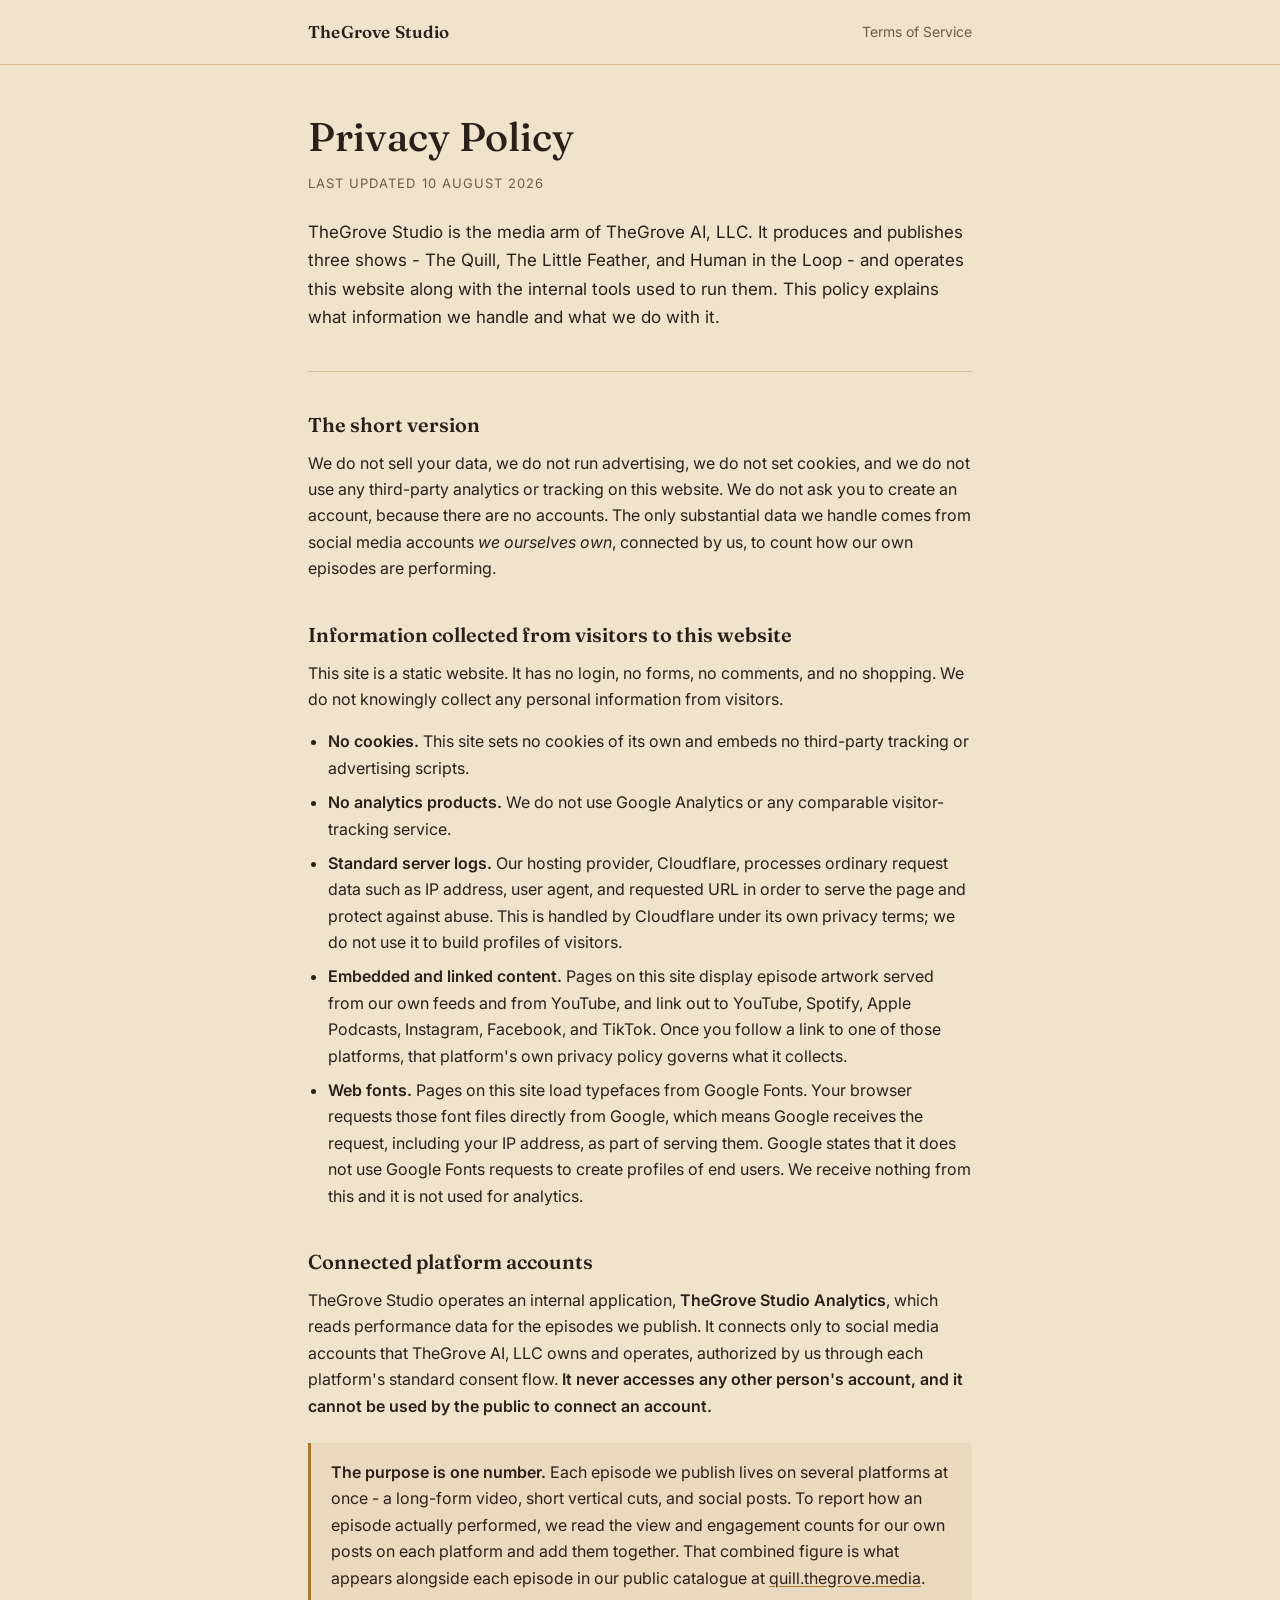
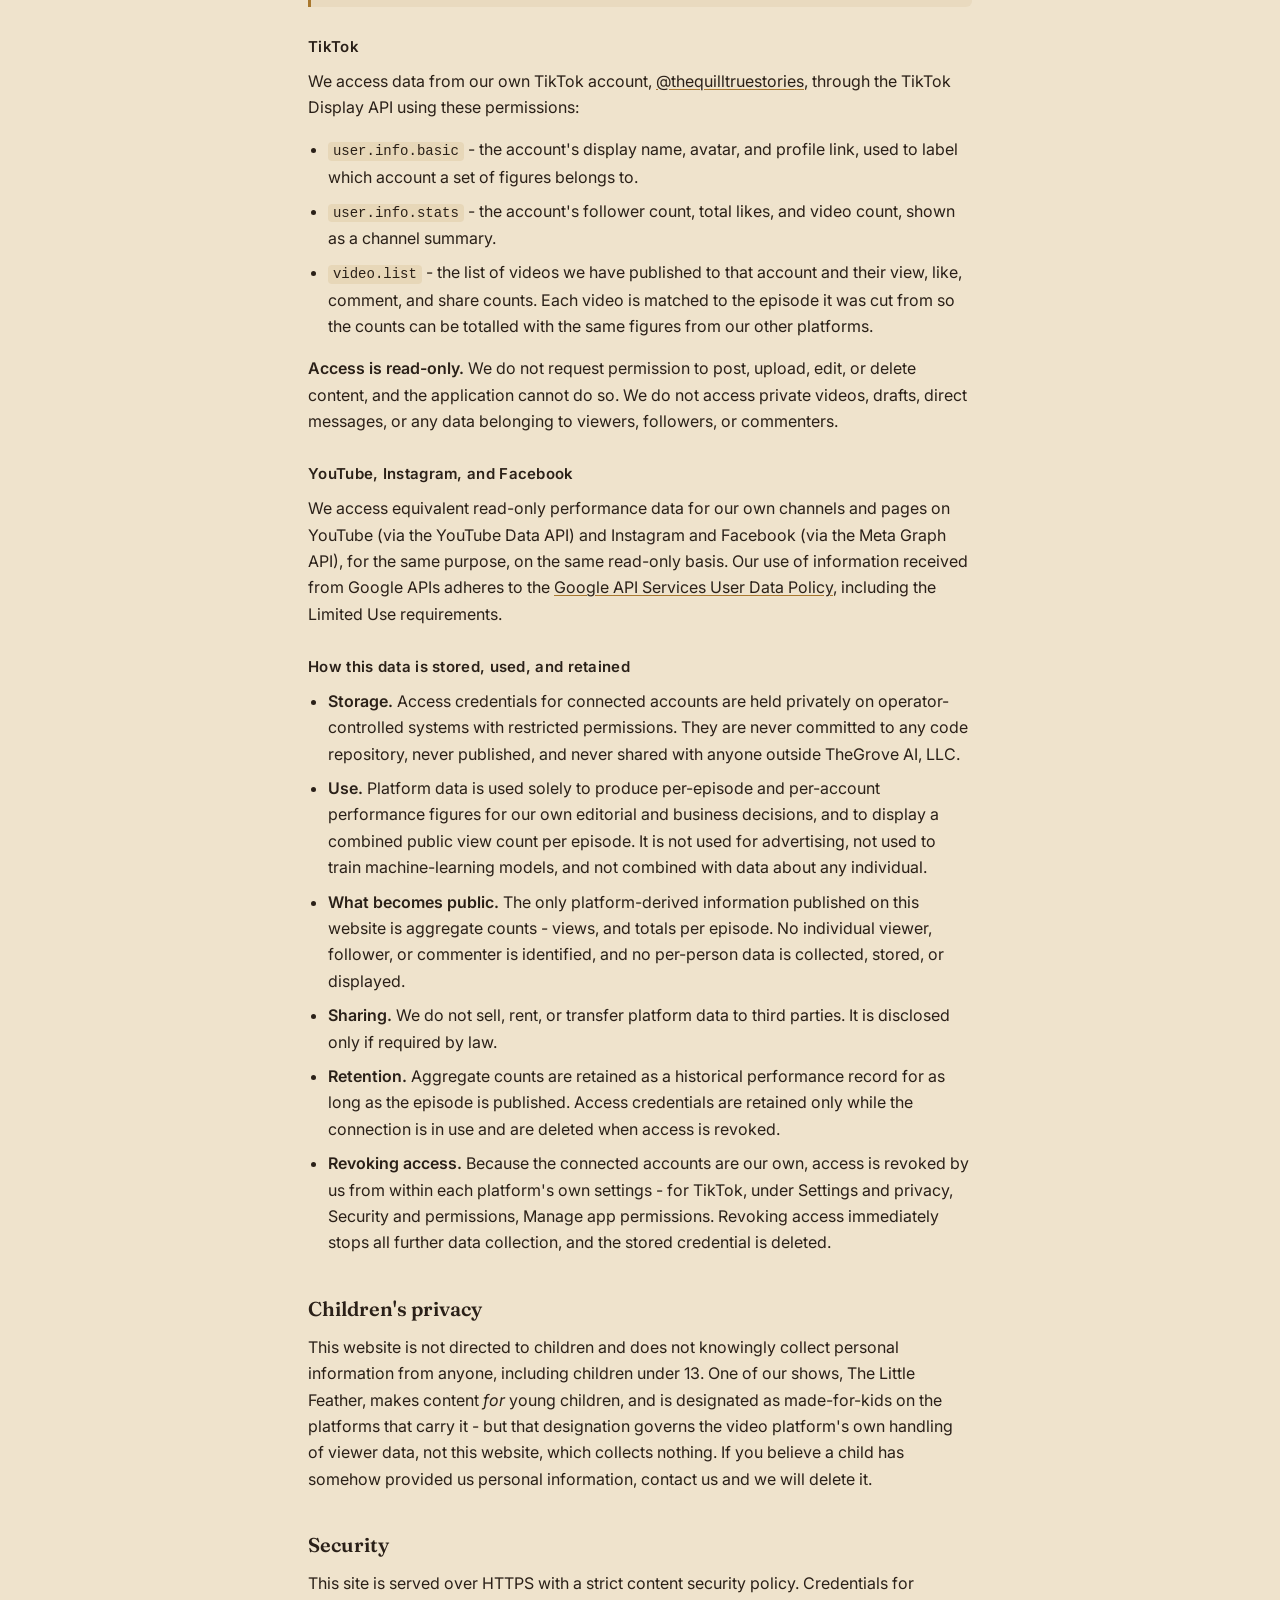
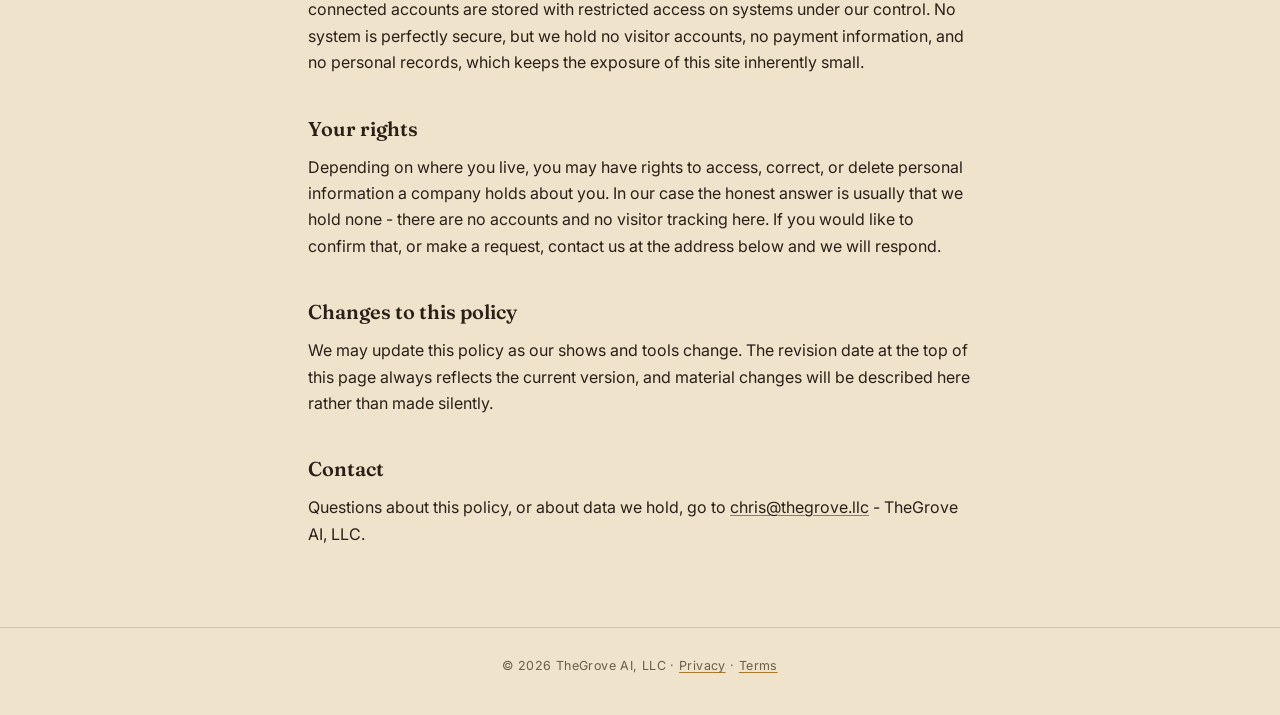
<file: privacy.html>
<!doctype html>
<html lang="en">
<head>
<meta charset="UTF-8">
<title>Privacy Policy - TheGrove Studio</title>
<meta name="viewport" content="width=device-width, initial-scale=1">
<meta name="description" content="How TheGrove Studio handles visitor information and data accessed from connected platform accounts.">
<link rel="canonical" href="https://thegrove.media/privacy">
<link rel="icon" type="image/png" href="/assets/thegrove-media-badge.png">
<link rel="preconnect" href="https://fonts.googleapis.com">
<link rel="preconnect" href="https://fonts.gstatic.com" crossorigin>
<link href="https://fonts.googleapis.com/css2?family=Fraunces:ital,opsz,wght@0,9..144,400;0,9..144,500;0,9..144,600&family=Inter:wght@400;500;600&display=swap" rel="stylesheet">
<link rel="stylesheet" href="/css/tokens.css">
<!--
  Hand-authored, NOT generated. scripts/render.py owns index.html only; this
  page is a static sibling of 404.html and quill/index.html.

  It deliberately does not load css/site.css - that stylesheet is built around
  the landing page's show-tile layout and carries nothing a prose document
  needs. Palette and font families come from css/tokens.css so this page moves
  with the studio's design tokens rather than forking them.

  The "Connected platform accounts" section is load-bearing, not boilerplate:
  platform API reviewers (TikTok, Meta, Google) read this page to confirm the
  disclosed data handling matches the scopes the app requests. If the requested
  scopes change, this section changes in the same commit.
-->
<style>
  * { box-sizing: border-box; }
  html, body { margin: 0; padding: 0; }
  body {
    background: var(--paper);
    color: var(--paper-ink);
    font-family: 'Inter', system-ui, -apple-system, 'Segoe UI', sans-serif;
    font-size: 1rem;
    line-height: 1.65;
    -webkit-font-smoothing: antialiased;
  }

  .masthead { border-bottom: 1px solid rgba(var(--studio-amber-rgb), 0.35); }
  .masthead-inner,
  .doc,
  .site-footer-inner {
    max-width: 44rem;
    margin: 0 auto;
    padding-left: 1.25rem;
    padding-right: 1.25rem;
  }
  .masthead-inner {
    display: flex;
    align-items: center;
    justify-content: space-between;
    gap: 1rem;
    min-height: 64px;
  }
  .wordmark {
    font-family: 'Fraunces', Georgia, serif;
    font-weight: 600;
    font-size: 1.0625rem;
    letter-spacing: 0.01em;
    color: var(--paper-ink);
    text-decoration: none;
  }
  .masthead-nav { font-size: 0.875rem; }
  .masthead-nav a { color: var(--paper-muted); text-decoration: none; }
  .masthead-nav a:hover, .masthead-nav a:focus-visible { color: var(--paper-ink); text-decoration: underline; }

  .doc { padding-top: 3rem; padding-bottom: 4rem; }

  h1 {
    font-family: 'Fraunces', Georgia, serif;
    font-weight: 500;
    font-size: 2rem;
    line-height: 1.2;
    margin: 0;
  }
  @media (min-width: 640px) { h1 { font-size: 2.5rem; } }

  .updated {
    margin: 0.75rem 0 0;
    font-size: 0.8125rem;
    letter-spacing: 0.08em;
    text-transform: uppercase;
    color: var(--paper-muted);
  }

  .lede {
    margin: 1.5rem 0 0;
    font-size: 1.0625rem;
    color: var(--paper-ink);
  }

  hr.rule {
    border: 0;
    border-top: 1px solid rgba(var(--studio-amber-rgb), 0.3);
    margin: 2.5rem 0;
  }

  h2 {
    font-family: 'Fraunces', Georgia, serif;
    font-weight: 600;
    font-size: 1.25rem;
    line-height: 1.3;
    margin: 2.5rem 0 0.75rem;
  }
  h3 {
    font-family: 'Inter', sans-serif;
    font-weight: 600;
    font-size: 0.9375rem;
    letter-spacing: 0.02em;
    margin: 1.75rem 0 0.5rem;
  }
  p { margin: 0 0 1rem; }
  ul { margin: 0 0 1rem; padding-left: 1.25rem; }
  li { margin-bottom: 0.5rem; }
  strong { font-weight: 600; }
  code {
    font-family: ui-monospace, SFMono-Regular, Menlo, monospace;
    font-size: 0.875em;
    background: rgba(var(--studio-amber-rgb), 0.12);
    padding: 0.1em 0.35em;
    border-radius: 4px;
  }
  a { color: var(--paper-ink); text-decoration-color: var(--studio-amber); text-underline-offset: 0.15em; }
  a:hover, a:focus-visible { text-decoration-thickness: 2px; }

  .callout {
    border-left: 3px solid var(--studio-amber);
    background: rgba(var(--studio-amber-rgb), 0.08);
    padding: 1rem 1.25rem;
    margin: 1.5rem 0;
    border-radius: 0 6px 6px 0;
  }
  .callout p:last-child { margin-bottom: 0; }

  .site-footer { border-top: 1px solid rgba(var(--studio-amber-rgb), 0.3); }
  .site-footer-inner {
    padding-top: 1.75rem;
    padding-bottom: 2.5rem;
    text-align: center;
    font-size: 0.78rem;
    letter-spacing: 0.03em;
    color: var(--paper-muted);
  }
  .site-footer a { color: var(--paper-muted); }

  :focus-visible { outline: 2px solid var(--paper-ink); outline-offset: 2px; }
</style>
</head>
<body>

<header class="masthead">
  <div class="masthead-inner">
    <a class="wordmark" href="/">TheGrove Studio</a>
    <nav class="masthead-nav"><a href="/terms">Terms of Service</a></nav>
  </div>
</header>

<main class="doc">
  <h1>Privacy Policy</h1>
  <p class="updated">Last updated 10 August 2026</p>

  <p class="lede">TheGrove Studio is the media arm of TheGrove AI, LLC. It produces and publishes three shows - The Quill, The Little Feather, and Human in the Loop - and operates this website along with the internal tools used to run them. This policy explains what information we handle and what we do with it.</p>

  <hr class="rule">

  <h2>The short version</h2>
  <p>We do not sell your data, we do not run advertising, we do not set cookies, and we do not use any third-party analytics or tracking on this website. We do not ask you to create an account, because there are no accounts. The only substantial data we handle comes from social media accounts <em>we ourselves own</em>, connected by us, to count how our own episodes are performing.</p>

  <h2>Information collected from visitors to this website</h2>
  <p>This site is a static website. It has no login, no forms, no comments, and no shopping. We do not knowingly collect any personal information from visitors.</p>
  <ul>
    <li><strong>No cookies.</strong> This site sets no cookies of its own and embeds no third-party tracking or advertising scripts.</li>
    <li><strong>No analytics products.</strong> We do not use Google Analytics or any comparable visitor-tracking service.</li>
    <li><strong>Standard server logs.</strong> Our hosting provider, Cloudflare, processes ordinary request data such as IP address, user agent, and requested URL in order to serve the page and protect against abuse. This is handled by Cloudflare under its own privacy terms; we do not use it to build profiles of visitors.</li>
    <li><strong>Embedded and linked content.</strong> Pages on this site display episode artwork served from our own feeds and from YouTube, and link out to YouTube, Spotify, Apple Podcasts, Instagram, Facebook, and TikTok. Once you follow a link to one of those platforms, that platform's own privacy policy governs what it collects.</li>
    <li><strong>Web fonts.</strong> Pages on this site load typefaces from Google Fonts. Your browser requests those font files directly from Google, which means Google receives the request, including your IP address, as part of serving them. Google states that it does not use Google Fonts requests to create profiles of end users. We receive nothing from this and it is not used for analytics.</li>
  </ul>

  <h2>Connected platform accounts</h2>
  <p>TheGrove Studio operates an internal application, <strong>TheGrove Studio Analytics</strong>, which reads performance data for the episodes we publish. It connects only to social media accounts that TheGrove AI, LLC owns and operates, authorized by us through each platform's standard consent flow. <strong>It never accesses any other person's account, and it cannot be used by the public to connect an account.</strong></p>

  <div class="callout">
    <p><strong>The purpose is one number.</strong> Each episode we publish lives on several platforms at once - a long-form video, short vertical cuts, and social posts. To report how an episode actually performed, we read the view and engagement counts for our own posts on each platform and add them together. That combined figure is what appears alongside each episode in our public catalogue at <a href="https://quill.thegrove.media">quill.thegrove.media</a>.</p>
  </div>

  <h3>TikTok</h3>
  <p>We access data from our own TikTok account, <a href="https://www.tiktok.com/@thequilltruestories">@thequilltruestories</a>, through the TikTok Display API using these permissions:</p>
  <ul>
    <li><code>user.info.basic</code> - the account's display name, avatar, and profile link, used to label which account a set of figures belongs to.</li>
    <li><code>user.info.stats</code> - the account's follower count, total likes, and video count, shown as a channel summary.</li>
    <li><code>video.list</code> - the list of videos we have published to that account and their view, like, comment, and share counts. Each video is matched to the episode it was cut from so the counts can be totalled with the same figures from our other platforms.</li>
  </ul>
  <p><strong>Access is read-only.</strong> We do not request permission to post, upload, edit, or delete content, and the application cannot do so. We do not access private videos, drafts, direct messages, or any data belonging to viewers, followers, or commenters.</p>

  <h3>YouTube, Instagram, and Facebook</h3>
  <p>We access equivalent read-only performance data for our own channels and pages on YouTube (via the YouTube Data API) and Instagram and Facebook (via the Meta Graph API), for the same purpose, on the same read-only basis. Our use of information received from Google APIs adheres to the <a href="https://developers.google.com/terms/api-services-user-data-policy" rel="noopener">Google API Services User Data Policy</a>, including the Limited Use requirements.</p>

  <h3>How this data is stored, used, and retained</h3>
  <ul>
    <li><strong>Storage.</strong> Access credentials for connected accounts are held privately on operator-controlled systems with restricted permissions. They are never committed to any code repository, never published, and never shared with anyone outside TheGrove AI, LLC.</li>
    <li><strong>Use.</strong> Platform data is used solely to produce per-episode and per-account performance figures for our own editorial and business decisions, and to display a combined public view count per episode. It is not used for advertising, not used to train machine-learning models, and not combined with data about any individual.</li>
    <li><strong>What becomes public.</strong> The only platform-derived information published on this website is aggregate counts - views, and totals per episode. No individual viewer, follower, or commenter is identified, and no per-person data is collected, stored, or displayed.</li>
    <li><strong>Sharing.</strong> We do not sell, rent, or transfer platform data to third parties. It is disclosed only if required by law.</li>
    <li><strong>Retention.</strong> Aggregate counts are retained as a historical performance record for as long as the episode is published. Access credentials are retained only while the connection is in use and are deleted when access is revoked.</li>
    <li><strong>Revoking access.</strong> Because the connected accounts are our own, access is revoked by us from within each platform's own settings - for TikTok, under Settings and privacy, Security and permissions, Manage app permissions. Revoking access immediately stops all further data collection, and the stored credential is deleted.</li>
  </ul>

  <h2>Children's privacy</h2>
  <p>This website is not directed to children and does not knowingly collect personal information from anyone, including children under 13. One of our shows, The Little Feather, makes content <em>for</em> young children, and is designated as made-for-kids on the platforms that carry it - but that designation governs the video platform's own handling of viewer data, not this website, which collects nothing. If you believe a child has somehow provided us personal information, contact us and we will delete it.</p>

  <h2>Security</h2>
  <p>This site is served over HTTPS with a strict content security policy. Credentials for connected accounts are stored with restricted access on systems under our control. No system is perfectly secure, but we hold no visitor accounts, no payment information, and no personal records, which keeps the exposure of this site inherently small.</p>

  <h2>Your rights</h2>
  <p>Depending on where you live, you may have rights to access, correct, or delete personal information a company holds about you. In our case the honest answer is usually that we hold none - there are no accounts and no visitor tracking here. If you would like to confirm that, or make a request, contact us at the address below and we will respond.</p>

  <h2>Changes to this policy</h2>
  <p>We may update this policy as our shows and tools change. The revision date at the top of this page always reflects the current version, and material changes will be described here rather than made silently.</p>

  <h2>Contact</h2>
  <p>Questions about this policy, or about data we hold, go to <a href="mailto:chris@thegrove.llc">chris@thegrove.llc</a> - TheGrove AI, LLC.</p>
</main>

<footer class="site-footer">
  <div class="site-footer-inner">
    &copy; 2026 TheGrove AI, LLC &middot; <a href="/privacy">Privacy</a> &middot; <a href="/terms">Terms</a>
  </div>
</footer>

</body>
</html>
</file>
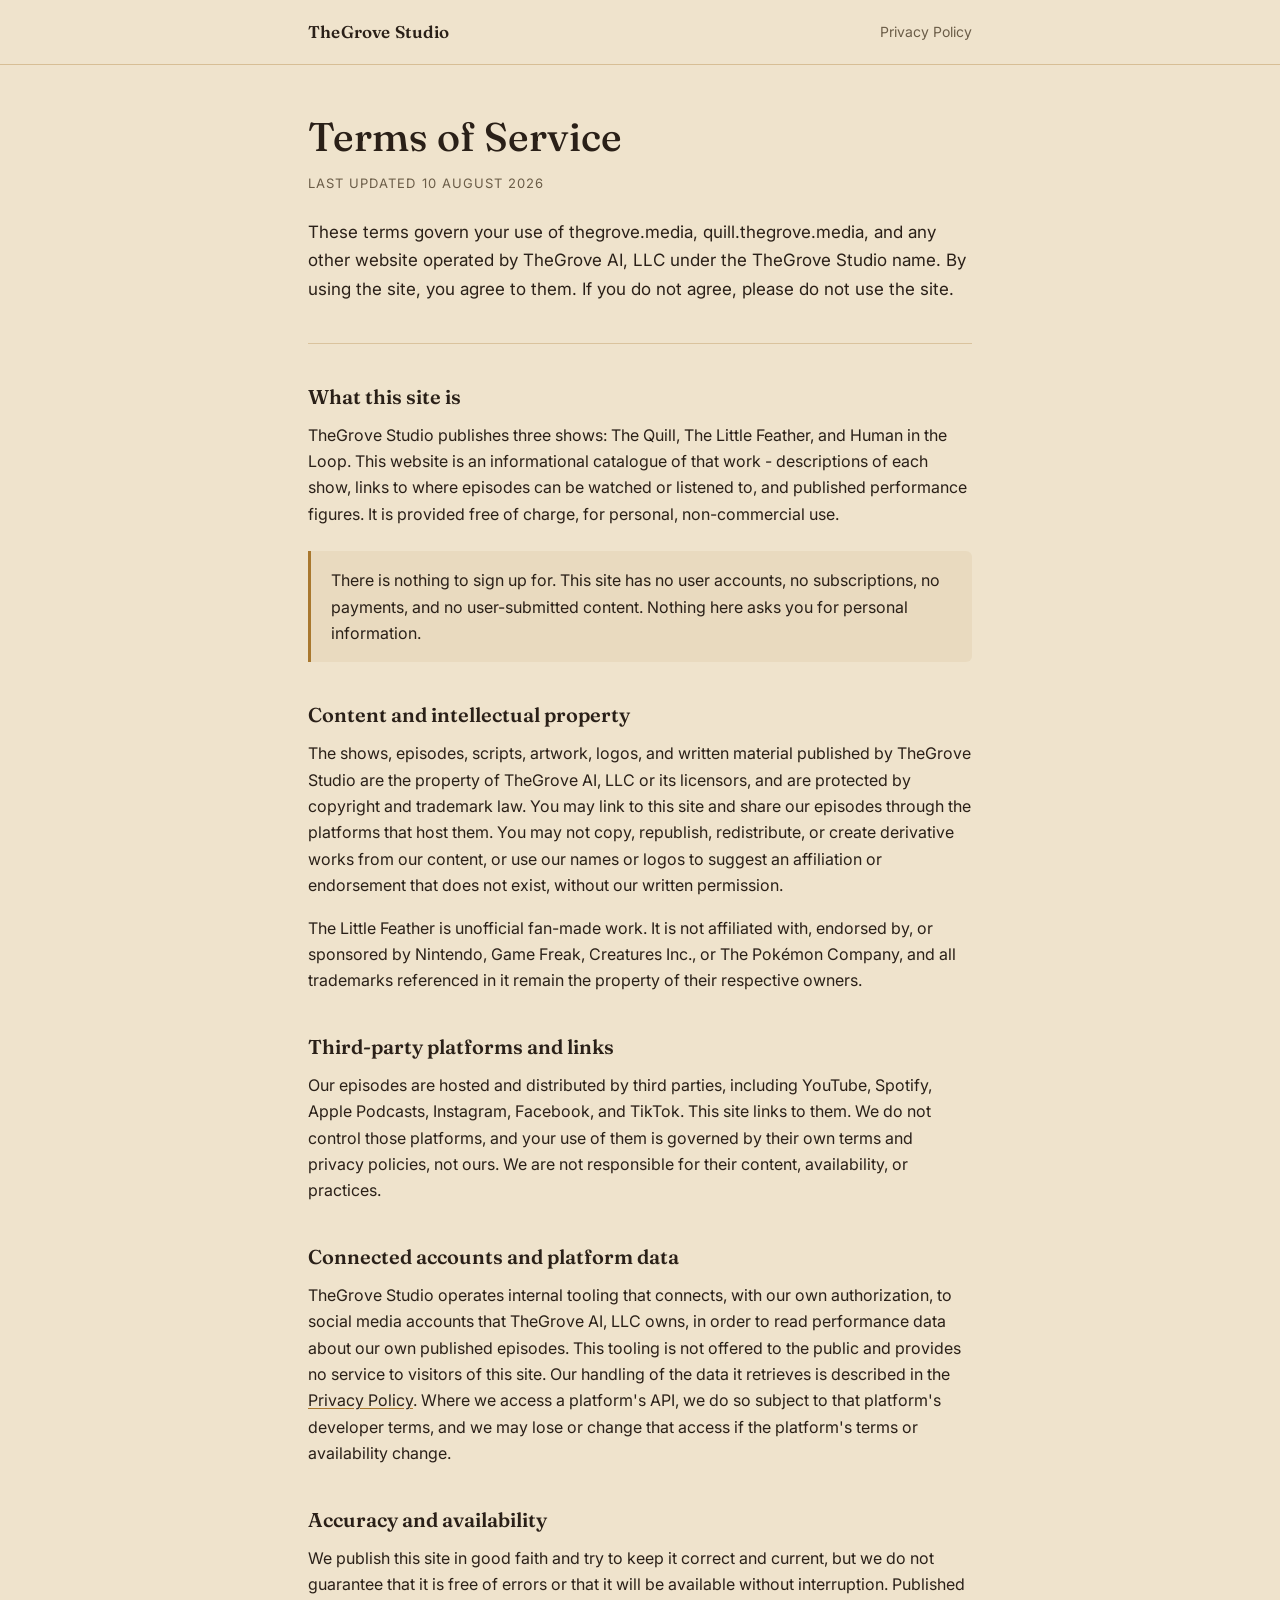
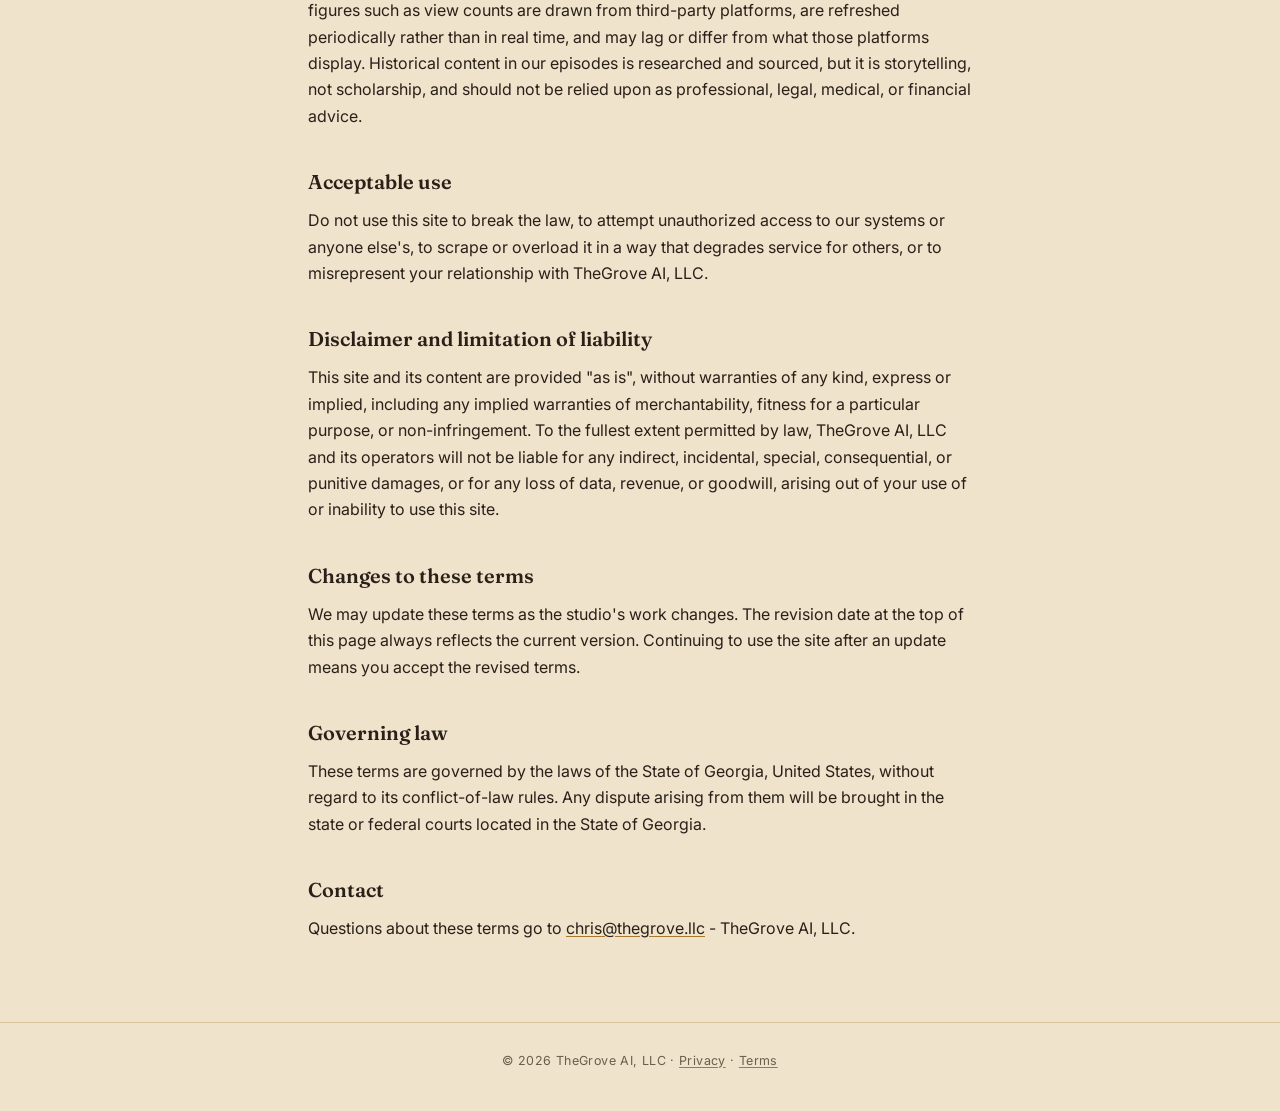
<file: terms.html>
<!doctype html>
<html lang="en">
<head>
<meta charset="UTF-8">
<title>Terms of Service - TheGrove Studio</title>
<meta name="viewport" content="width=device-width, initial-scale=1">
<meta name="description" content="The terms governing use of TheGrove Studio's website and published content.">
<link rel="canonical" href="https://thegrove.media/terms">
<link rel="icon" type="image/png" href="/assets/thegrove-media-badge.png">
<link rel="preconnect" href="https://fonts.googleapis.com">
<link rel="preconnect" href="https://fonts.gstatic.com" crossorigin>
<link href="https://fonts.googleapis.com/css2?family=Fraunces:ital,opsz,wght@0,9..144,400;0,9..144,500;0,9..144,600&family=Inter:wght@400;500;600&display=swap" rel="stylesheet">
<link rel="stylesheet" href="/css/tokens.css">
<!--
  Hand-authored, NOT generated. scripts/render.py owns index.html only; this
  page is a static sibling of 404.html and quill/index.html.

  Styles are duplicated from privacy.html deliberately rather than extracted
  into css/legal.css: two pages is under the threshold where a shared
  stylesheet pays for itself, and /css/* carries a 24h immutable edge TTL that
  the Cloudflare token in use cannot purge - so a third file is a third thing
  that can go stale at the edge. Revisit if a third legal page ever lands.
-->
<style>
  * { box-sizing: border-box; }
  html, body { margin: 0; padding: 0; }
  body {
    background: var(--paper);
    color: var(--paper-ink);
    font-family: 'Inter', system-ui, -apple-system, 'Segoe UI', sans-serif;
    font-size: 1rem;
    line-height: 1.65;
    -webkit-font-smoothing: antialiased;
  }

  .masthead { border-bottom: 1px solid rgba(var(--studio-amber-rgb), 0.35); }
  .masthead-inner,
  .doc,
  .site-footer-inner {
    max-width: 44rem;
    margin: 0 auto;
    padding-left: 1.25rem;
    padding-right: 1.25rem;
  }
  .masthead-inner {
    display: flex;
    align-items: center;
    justify-content: space-between;
    gap: 1rem;
    min-height: 64px;
  }
  .wordmark {
    font-family: 'Fraunces', Georgia, serif;
    font-weight: 600;
    font-size: 1.0625rem;
    letter-spacing: 0.01em;
    color: var(--paper-ink);
    text-decoration: none;
  }
  .masthead-nav { font-size: 0.875rem; }
  .masthead-nav a { color: var(--paper-muted); text-decoration: none; }
  .masthead-nav a:hover, .masthead-nav a:focus-visible { color: var(--paper-ink); text-decoration: underline; }

  .doc { padding-top: 3rem; padding-bottom: 4rem; }

  h1 {
    font-family: 'Fraunces', Georgia, serif;
    font-weight: 500;
    font-size: 2rem;
    line-height: 1.2;
    margin: 0;
  }
  @media (min-width: 640px) { h1 { font-size: 2.5rem; } }

  .updated {
    margin: 0.75rem 0 0;
    font-size: 0.8125rem;
    letter-spacing: 0.08em;
    text-transform: uppercase;
    color: var(--paper-muted);
  }

  .lede {
    margin: 1.5rem 0 0;
    font-size: 1.0625rem;
    color: var(--paper-ink);
  }

  hr.rule {
    border: 0;
    border-top: 1px solid rgba(var(--studio-amber-rgb), 0.3);
    margin: 2.5rem 0;
  }

  h2 {
    font-family: 'Fraunces', Georgia, serif;
    font-weight: 600;
    font-size: 1.25rem;
    line-height: 1.3;
    margin: 2.5rem 0 0.75rem;
  }
  p { margin: 0 0 1rem; }
  ul { margin: 0 0 1rem; padding-left: 1.25rem; }
  li { margin-bottom: 0.5rem; }
  strong { font-weight: 600; }
  a { color: var(--paper-ink); text-decoration-color: var(--studio-amber); text-underline-offset: 0.15em; }
  a:hover, a:focus-visible { text-decoration-thickness: 2px; }

  .callout {
    border-left: 3px solid var(--studio-amber);
    background: rgba(var(--studio-amber-rgb), 0.08);
    padding: 1rem 1.25rem;
    margin: 1.5rem 0;
    border-radius: 0 6px 6px 0;
  }
  .callout p:last-child { margin-bottom: 0; }

  .site-footer { border-top: 1px solid rgba(var(--studio-amber-rgb), 0.3); }
  .site-footer-inner {
    padding-top: 1.75rem;
    padding-bottom: 2.5rem;
    text-align: center;
    font-size: 0.78rem;
    letter-spacing: 0.03em;
    color: var(--paper-muted);
  }
  .site-footer a { color: var(--paper-muted); }

  :focus-visible { outline: 2px solid var(--paper-ink); outline-offset: 2px; }
</style>
</head>
<body>

<header class="masthead">
  <div class="masthead-inner">
    <a class="wordmark" href="/">TheGrove Studio</a>
    <nav class="masthead-nav"><a href="/privacy">Privacy Policy</a></nav>
  </div>
</header>

<main class="doc">
  <h1>Terms of Service</h1>
  <p class="updated">Last updated 10 August 2026</p>

  <p class="lede">These terms govern your use of thegrove.media, quill.thegrove.media, and any other website operated by TheGrove AI, LLC under the TheGrove Studio name. By using the site, you agree to them. If you do not agree, please do not use the site.</p>

  <hr class="rule">

  <h2>What this site is</h2>
  <p>TheGrove Studio publishes three shows: The Quill, The Little Feather, and Human in the Loop. This website is an informational catalogue of that work - descriptions of each show, links to where episodes can be watched or listened to, and published performance figures. It is provided free of charge, for personal, non-commercial use.</p>

  <div class="callout">
    <p>There is nothing to sign up for. This site has no user accounts, no subscriptions, no payments, and no user-submitted content. Nothing here asks you for personal information.</p>
  </div>

  <h2>Content and intellectual property</h2>
  <p>The shows, episodes, scripts, artwork, logos, and written material published by TheGrove Studio are the property of TheGrove AI, LLC or its licensors, and are protected by copyright and trademark law. You may link to this site and share our episodes through the platforms that host them. You may not copy, republish, redistribute, or create derivative works from our content, or use our names or logos to suggest an affiliation or endorsement that does not exist, without our written permission.</p>
  <p>The Little Feather is unofficial fan-made work. It is not affiliated with, endorsed by, or sponsored by Nintendo, Game Freak, Creatures Inc., or The Pokémon Company, and all trademarks referenced in it remain the property of their respective owners.</p>

  <h2>Third-party platforms and links</h2>
  <p>Our episodes are hosted and distributed by third parties, including YouTube, Spotify, Apple Podcasts, Instagram, Facebook, and TikTok. This site links to them. We do not control those platforms, and your use of them is governed by their own terms and privacy policies, not ours. We are not responsible for their content, availability, or practices.</p>

  <h2>Connected accounts and platform data</h2>
  <p>TheGrove Studio operates internal tooling that connects, with our own authorization, to social media accounts that TheGrove AI, LLC owns, in order to read performance data about our own published episodes. This tooling is not offered to the public and provides no service to visitors of this site. Our handling of the data it retrieves is described in the <a href="/privacy">Privacy Policy</a>. Where we access a platform's API, we do so subject to that platform's developer terms, and we may lose or change that access if the platform's terms or availability change.</p>

  <h2>Accuracy and availability</h2>
  <p>We publish this site in good faith and try to keep it correct and current, but we do not guarantee that it is free of errors or that it will be available without interruption. Published figures such as view counts are drawn from third-party platforms, are refreshed periodically rather than in real time, and may lag or differ from what those platforms display. Historical content in our episodes is researched and sourced, but it is storytelling, not scholarship, and should not be relied upon as professional, legal, medical, or financial advice.</p>

  <h2>Acceptable use</h2>
  <p>Do not use this site to break the law, to attempt unauthorized access to our systems or anyone else's, to scrape or overload it in a way that degrades service for others, or to misrepresent your relationship with TheGrove AI, LLC.</p>

  <h2>Disclaimer and limitation of liability</h2>
  <p>This site and its content are provided "as is", without warranties of any kind, express or implied, including any implied warranties of merchantability, fitness for a particular purpose, or non-infringement. To the fullest extent permitted by law, TheGrove AI, LLC and its operators will not be liable for any indirect, incidental, special, consequential, or punitive damages, or for any loss of data, revenue, or goodwill, arising out of your use of or inability to use this site.</p>

  <h2>Changes to these terms</h2>
  <p>We may update these terms as the studio's work changes. The revision date at the top of this page always reflects the current version. Continuing to use the site after an update means you accept the revised terms.</p>

  <!--
    GOVERNING LAW: Georgia. TheGrove AI, LLC is a Georgia domestic LLC
    (GA SOS Certificate of Organization, control no. 26115255, effective
    2026-05-17; principal office in Gwinnett County). Wording is aligned with
    section 12.1 of the company's operating agreement, which reads "governed by
    the laws of the State of Georgia, without regard to conflict-of-laws
    principles". If the entity's state of formation ever changes, this clause
    and the operating agreement move together.
  -->
  <h2>Governing law</h2>
  <p>These terms are governed by the laws of the State of Georgia, United States, without regard to its conflict-of-law rules. Any dispute arising from them will be brought in the state or federal courts located in the State of Georgia.</p>

  <h2>Contact</h2>
  <p>Questions about these terms go to <a href="mailto:chris@thegrove.llc">chris@thegrove.llc</a> - TheGrove AI, LLC.</p>
</main>

<footer class="site-footer">
  <div class="site-footer-inner">
    &copy; 2026 TheGrove AI, LLC &middot; <a href="/privacy">Privacy</a> &middot; <a href="/terms">Terms</a>
  </div>
</footer>

</body>
</html>
</file>
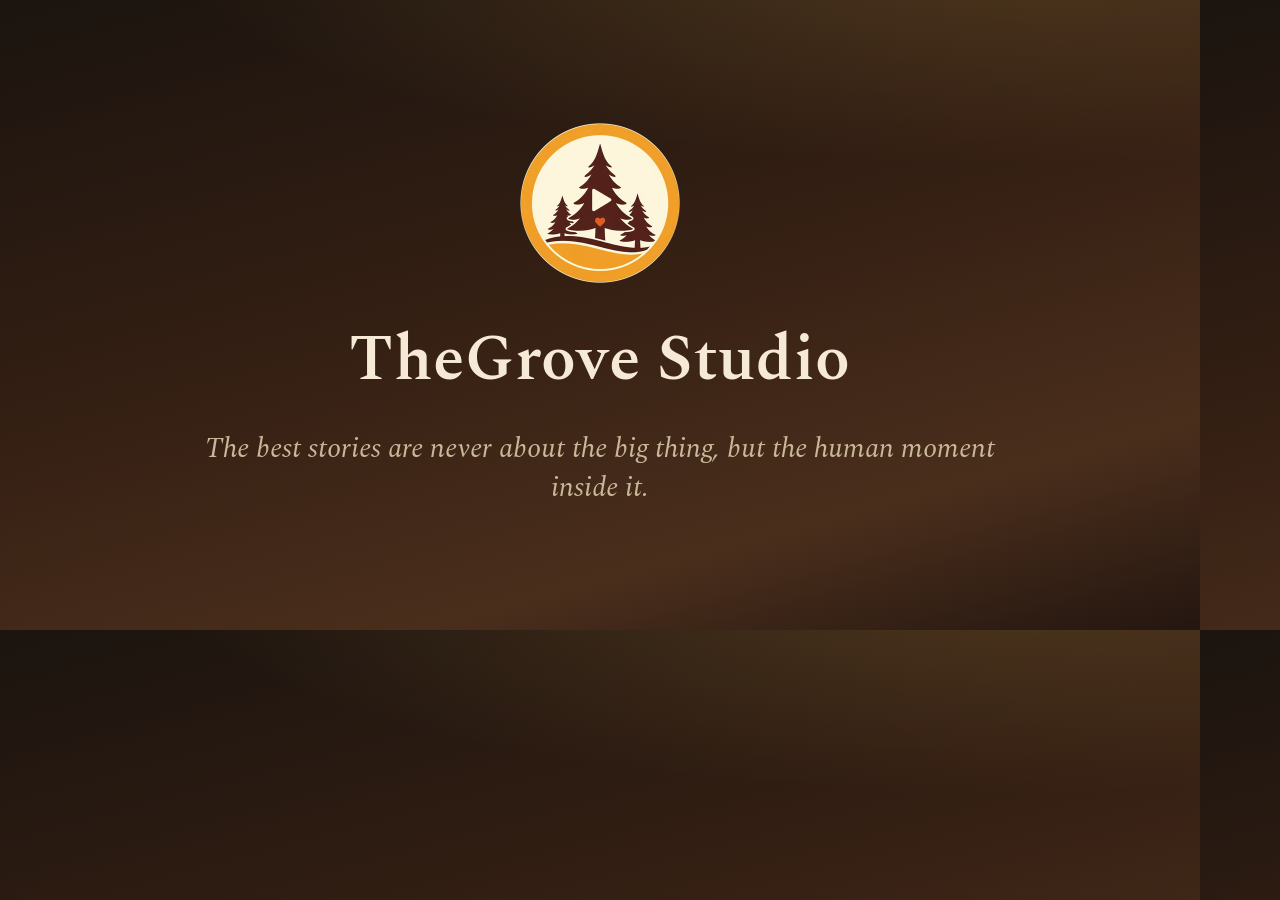
<file: scripts/og_image.html>
<!doctype html>
<html><head><meta charset="UTF-8">
<link href="https://fonts.googleapis.com/css2?family=Spectral:ital,wght@0,600;1,400&display=swap" rel="stylesheet">
<style>
  html,body{margin:0;padding:0;width:1200px;height:630px;overflow:hidden;}
  body{
    background:
      radial-gradient(120% 60% at 85% -10%, rgba(217,164,78,0.22), transparent 60%),
      linear-gradient(165deg, #1B140F 0%, #341F13 45%, #4A2E1C 78%, #241610 100%);
    display:flex; flex-direction:column; align-items:center; justify-content:center;
    font-family:'Spectral',serif;
  }
  img{width:160px;height:160px;object-fit:contain;margin-bottom:28px;}
  h1{color:#F6EAD6;font-size:64px;font-weight:600;margin:0;letter-spacing:0.01em;}
  p{color:#C9B79A;font-style:italic;font-size:28px;max-width:820px;text-align:center;margin:20px 0 0;line-height:1.4;}
</style></head>
<body>
  <img src="../assets/thegrove-media-badge.png" alt="">
  <h1>TheGrove Studio</h1>
  <p>The best stories are never about the big thing, but the human moment inside it.</p>
</body></html>
</file>
<file: css/tokens.css>
/* Palette + font-family custom properties. Values ported verbatim from
   docs/design/2026-08-04-thegrove-media/direction-chosen.html - do not
   re-derive, these were contrast-audited by the designer agent 2026-08-04
   (worst measured ratio 5.03:1, all pass AA). */
:root {
  --paper: #EFE3CC;
  --paper-ink: #2A2018;
  --paper-muted: #6B5D48;
  --studio-amber: #A9782E;
  --studio-amber-rgb: 169, 120, 46;
  --wall-deep:  #1B140F;
  --wall-mid:   #341F13;
  --wall-glow:  #4A2E1C;
  --wall-ink:   #F6EAD6;
  --wall-muted: #C9B79A;
  --chrome-ink: var(--wall-ink);
  --chrome-muted: var(--wall-muted);
  --radius-tile: 26px;
}

@media (min-width: 768px) {
  :root { --chrome-ink: var(--paper-ink); --chrome-muted: var(--paper-muted); }
}
</file>
<file: css/site.css>
/* =====================================================================
   TheGrove Studio - CHOSEN DIRECTION
   Direction A's editorial bands (tablet/desktop, >=768px) blended with
   Direction C's home-screen tiles (mobile, <768px) as ONE responsive
   page, ONE markup tree. No JavaScript anywhere on this page - the
   disclosure mechanism is the pure-CSS "checkbox hack": a visually
   hidden (but still focusable/tabbable) checkbox drives a sibling
   selector that shows/hides .panel and .sidebar on mobile, and that
   same rule is unconditionally overridden back to display:block at
   the desktop breakpoint. Content is always in the DOM either way, so
   it is correct and fully linked whether or not JS runs - and here,
   nothing ever runs.

   .show is the single repeatable component (tile on mobile, band on
   desktop) driven entirely by inline custom properties per <section>:
   --field / --ink / --accent / --accent-rgb / --display / --body-font.
   A fourth show is a fourth <section class="show">, nothing more.

   Contrast note (see accompanying summary for the worked numbers):
   each show's `muted` token from channels.json fails AA at caption
   size on at least one field (The Little Feather ~3.6:1, Human in the
   Loop ~3.6:1) - so `muted` is declared for data parity but never
   consumed as a text color anywhere in this file. All reader text,
   including the smallest captions (schedule lines, "Verified Aug 4"),
   uses each band's full `ink` value, which clears 7.4:1 at its worst
   case (The Little Feather) and 9-12:1+ on the two dark bands. Accent
   is only ever a rule, dot, underline or focus outline - never text. */

/* Token :root block lives in css/tokens.css, loaded before this file - do
   not redeclare it here. A duplicate here previously shadowed edits to
   tokens.css (site.css loads second and cascade wins), which made
   tokens.css functionally dead. */

* { box-sizing: border-box; }
html, body { margin: 0; padding: 0; }

body {
  font-family: 'Inter', system-ui, sans-serif;
  background:
    radial-gradient(120% 60% at 85% -10%, rgba(217,164,78,0.18), transparent 60%),
    linear-gradient(165deg, var(--wall-deep) 0%, var(--wall-mid) 45%, var(--wall-glow) 78%, #241610 100%);
  background-attachment: fixed;
  color: var(--chrome-ink);
  -webkit-font-smoothing: antialiased;
}
@media (min-width: 768px) {
  body { background: var(--paper); }
}

a { color: inherit; }

:focus-visible {
  outline: 2px solid rgba(var(--studio-amber-rgb), 0.9);
  outline-offset: 3px;
}

.sr-only {
  position: absolute; width: 1px; height: 1px; padding: 0; margin: -1px;
  overflow: hidden; clip: rect(0,0,0,0); white-space: nowrap; border: 0;
}

.skip-link {
  position: absolute; left: -9999px; top: 0;
  background: var(--paper-ink); color: var(--paper);
  padding: 0.75rem 1.25rem; z-index: 50; font-size: 0.875rem;
}
.skip-link:focus { left: 1rem; top: 1rem; }

/* ---- page wrapper: mobile = phone-width column; desktop = unconstrained ---- */
.page { max-width: 430px; margin-inline: auto; padding-inline: 16px; }
@media (min-width: 768px) {
  .page { max-width: none; padding-inline: 0; }
}

/* ---- colophon / wordmark: the studio's only mark, both breakpoints ---- */
.colophon {
  display: flex; align-items: center; justify-content: center;
  gap: 0.75rem; margin-bottom: 1.25rem;
}
.colophon .rule {
  display: block; width: clamp(2rem, 6vw, 3.5rem); height: 1px;
  background: rgba(var(--studio-amber-rgb), 0.55);
}
.colophon .dot {
  display: block; width: 6px; height: 6px; border-radius: 999px;
  background: var(--studio-amber); flex: none;
}
.colophon.small .rule { width: clamp(1.5rem, 4vw, 2.5rem); }

.badge {
  display: block; margin: 0 auto 1rem;
  width: 56px; height: 56px; object-fit: contain;
}
@media (min-width: 768px) {
  .badge { width: clamp(60px, 6vw, 84px); height: clamp(60px, 6vw, 84px); margin-bottom: 1.25rem; }
}

.wordmark {
  font-family: 'Spectral', serif; font-weight: 600; letter-spacing: 0.01em;
  font-size: clamp(1.5rem, 5vw, 2rem);
  text-align: center; margin: 0;
  color: var(--chrome-ink);
}
@media (min-width: 768px) {
  .wordmark { font-size: clamp(1.75rem, 3vw + 1rem, 2.5rem); }
}
.wordmark.small { font-size: clamp(1.15rem, 2vw + 0.75rem, 1.5rem); }

.studio-tagline {
  font-family: 'Spectral', serif; font-style: italic;
  font-size: clamp(1rem, 1vw + 0.85rem, 1.15rem);
  color: var(--chrome-muted);
  text-align: center;
  margin: 0.6rem auto 0;
  max-width: 40ch;
  text-wrap: balance;
}

/* ---- masthead ---- */
.masthead { padding: 32px 0 24px; }
@media (min-width: 768px) {
  .masthead { padding: clamp(3rem, 8vw, 5rem) 1.25rem clamp(2.5rem, 6vw, 3.5rem); }
}
.masthead-inner { max-width: 640px; margin-inline: auto; }

.masthead-nav {
  display: none;
  flex-wrap: wrap; justify-content: center; align-items: center;
  gap: 0.6rem 0.85rem;
  font-family: 'Inter', sans-serif; font-size: 0.8rem;
  letter-spacing: 0.06em; text-transform: uppercase;
  color: var(--chrome-muted);
  margin-top: 1.75rem;
}
@media (min-width: 768px) { .masthead-nav { display: flex; } }
.masthead-nav a { text-decoration: none; border-bottom: 1px solid transparent; padding-bottom: 2px; }
.masthead-nav a:hover, .masthead-nav a:focus-visible { border-bottom-color: rgba(var(--studio-amber-rgb), 0.7); }
.masthead-nav span { opacity: 0.5; }

/* ---- stack: mobile = gapped tile column; desktop = edge-to-edge bands ---- */
.stack { margin-top: 18px; display: flex; flex-direction: column; gap: 14px; }
@media (min-width: 768px) {
  .stack { margin-top: 0; display: block; gap: 0; }
}

/* ---- show: ONE component, tile (mobile) or band (desktop) ---- */
.show {
  background: var(--field);
  color: var(--ink);
  border-radius: var(--radius-tile);
  box-shadow: 0 10px 24px -12px rgba(0,0,0,0.5);
  overflow: hidden;
}
@media (min-width: 768px) {
  .show {
    border-radius: 0;
    box-shadow: none;
    padding-block: clamp(3.5rem, 9vw, 7.5rem);
  }
}

.chapter-inner { position: relative; }
@media (min-width: 768px) {
  .chapter-inner { max-width: 1180px; margin-inline: auto; padding-inline: clamp(1.25rem, 5vw, 3rem); }
}

.chapter-grid { display: block; }
@media (min-width: 768px) {
  .chapter-grid {
    display: grid;
    grid-template-columns: minmax(0, 1fr) minmax(240px, 300px);
    gap: clamp(2.5rem, 6vw, 4.5rem);
    align-items: start;
  }
}

.chapter-main { text-align: left; }
@media (min-width: 768px) { .chapter-main { text-align: center; } }

/* ---- the disclosure checkbox: visually hidden, NOT display:none, so it
   stays tabbable and Space toggles it with zero JavaScript. ---- */
.disc {
  position: absolute; width: 1px; height: 1px; padding: 0; margin: -1px;
  overflow: hidden; clip: rect(0,0,0,0); white-space: nowrap; border: 0;
}
.disc:focus-visible ~ .chapter-grid .opener {
  /* var(--ink), not var(--accent): The Little Feather's accent (#D9A44E) on
     its own field (#F6EAD6) measures 1.88:1, well under the WCAG 2.2 SC
     1.4.11 3:1 floor for a non-text UI indicator, and this outline is the
     ONLY keyboard indicator for the mobile disclosure control. Each show's
     --ink is already its high-contrast foreground, so this clears 3:1 on
     all three shows by construction (measured 7.49:1-15.81:1). Do not
     revert to --accent. */
  outline: 2px solid var(--ink);
  outline-offset: 3px;
  border-radius: 12px;
}

/* mobile: collapsed by default */
.disc:not(:checked) ~ .chapter-grid .panel,
.disc:not(:checked) ~ .chapter-grid .sidebar { display: none; }

/* desktop: unconditionally open, the checkbox becomes inert chrome */
@media (min-width: 768px) {
  .chapter-grid .panel,
  .chapter-grid .sidebar { display: block !important; }
}

/* ---- opener: mark + eyebrow + name + tagline. Row-with-chevron on
   mobile (the tap target); centered chapter-opener on desktop. ---- */
.opener {
  display: flex; align-items: center; gap: 14px;
  padding: 16px; cursor: pointer;
  -webkit-tap-highlight-color: transparent;
}
@media (min-width: 768px) {
  .opener { display: block; padding: 0; cursor: default; }
}

.mark-wrap {
  flex: none; width: 56px; height: 56px;
  display: flex; align-items: center; justify-content: center;
}
@media (min-width: 768px) {
  .mark-wrap {
    width: clamp(84px, 9vw, 116px); height: clamp(84px, 9vw, 116px);
    margin: 0 auto 1.75rem;
  }
}
.mark { width: 100%; height: 100%; object-fit: contain; display: block; }

.eyebrow {
  display: none;
  font-family: var(--body-font); font-size: 0.75rem;
  letter-spacing: 0.14em; text-transform: uppercase;
  color: var(--ink); margin: 0 0 0.9rem;
}
@media (min-width: 768px) { .eyebrow { display: block; } }

.opener-text { flex: 1; min-width: 0; }
.tile-name {
  font-family: var(--display);
  font-weight: 600;
  color: var(--ink);
  display: block;
  font-size: 1.05rem;
  line-height: 1.25;
}
@media (min-width: 768px) {
  .tile-name {
    font-size: clamp(2.1rem, 3vw + 1.4rem, 3.4rem);
    line-height: 1.05;
    margin: 0 0 0.6rem;
  }
}
.tile-tagline {
  font-family: var(--body-font); font-style: italic; font-weight: 400;
  color: var(--ink); opacity: 0.85;
  display: block;
  font-size: 0.88rem;
  margin-top: 2px;
}
@media (min-width: 768px) {
  .tile-tagline {
    font-family: var(--display);
    font-size: clamp(1.05rem, 0.5vw + 0.95rem, 1.25rem);
    margin: 0 0 1.75rem;
  }
}

.chevron {
  flex: none; width: 20px; height: 20px; color: var(--ink); opacity: 0.6;
  transition: transform 0.18s ease;
}
.disc:checked ~ .chapter-grid .chevron { transform: rotate(180deg); }
@media (min-width: 768px) { .chevron { display: none; } }

/* ---- panel: blurb / lead / extra-line / cohost ---- */
.panel { padding: 0 16px 20px; }
@media (min-width: 768px) { .panel { padding: 0; } }

.lead-lines { margin: 0 0 1rem; }
.lead-lines p {
  font-family: var(--display); font-weight: 600;
  font-size: 1.05rem; line-height: 1.3; margin: 0;
  color: var(--ink);
}
@media (min-width: 768px) {
  .lead-lines p { font-size: clamp(1.2rem, 1vw + 1rem, 1.5rem); }
}

.chapter-blurb {
  font-family: var(--body-font);
  font-size: 0.96rem; line-height: 1.6;
  margin: 0;
  color: var(--ink);
}
@media (min-width: 768px) {
  .chapter-blurb {
    font-size: clamp(1rem, 0.3vw + 0.95rem, 1.08rem);
    line-height: 1.7;
    max-width: 34rem; margin-inline: auto;
    /* Left-aligned, deliberately. justify was measured producing visible rivers
       (word gaps 2-3x normal) in the ~405-432px column the band yields between
       768px and 900px. Do not reintroduce justify in a later CSS pass. */
    text-align: left;
  }
}

.extra-line {
  font-family: var(--body-font); font-size: 0.85em; line-height: 1.55;
  color: var(--ink); opacity: 0.85;
  margin: 0.85rem 0 0;
}
@media (min-width: 768px) { .extra-line { max-width: 34rem; margin-inline: auto; } }

.cohost-credit {
  display: flex; align-items: center; gap: 0.6rem;
  margin: 1rem 0 0;
  font-family: var(--body-font); font-size: 0.92rem; color: var(--ink);
}
@media (min-width: 768px) { .cohost-credit { justify-content: center; margin-top: 1.5rem; } }
.cohost-photo {
  flex: none; width: 32px; height: 32px; border-radius: 999px;
  object-fit: cover; border: 1.5px solid rgba(var(--accent-rgb), 0.5);
}
.cohost-credit a {
  text-decoration: underline;
  text-decoration-color: rgba(var(--accent-rgb), 0.75);
  text-underline-offset: 3px; text-decoration-thickness: 1px;
}
.cohost-credit a:hover, .cohost-credit a:focus-visible { text-decoration-thickness: 2px; }

/* ---- sidebar: mobile = stacked below panel, top-ruled; desktop = a
   left-ruled marginalia column beside chapter-main. ---- */
.sidebar {
  text-align: left;
  padding: 4px 16px 20px;
  border-top: 1px solid rgba(var(--accent-rgb), 0.35);
}
@media (min-width: 768px) {
  .sidebar {
    padding: 0 0 0 clamp(2rem, 3vw, 3rem);
    border-top: none;
    border-left: 1px solid rgba(var(--accent-rgb), 0.4);
  }
}

.sidebar-block { padding-top: 1.5rem; }
.sidebar-block + .sidebar-block {
  margin-top: 1.5rem;
  border-top: 1px solid rgba(var(--accent-rgb), 0.2);
}

.sidebar-label {
  display: flex; align-items: center; gap: 0.55rem;
  font-family: var(--body-font); font-size: 0.72rem;
  letter-spacing: 0.13em; text-transform: uppercase;
  color: var(--ink); margin: 0 0 0.9rem;
}
.sidebar-label .dot { width: 5px; height: 5px; border-radius: 999px; background: var(--accent); flex: none; }

.cadence-entry + .cadence-entry { margin-top: 0.9rem; }
.cadence-display { font-family: var(--body-font); font-size: 0.92rem; line-height: 1.45; margin: 0; color: var(--ink); }

.latest-rule { border: none; border-top: 1px solid rgba(var(--accent-rgb), 0.25); margin: 0 0 0.75rem; }

.link-list { list-style: none; margin: 0; padding: 0; }
.link-list li + li { margin-top: 0.55rem; }
.link-list a {
  font-family: var(--body-font); font-size: 0.92rem; color: var(--ink);
  text-decoration: underline;
  text-decoration-color: rgba(var(--accent-rgb), 0.7);
  text-underline-offset: 3px; text-decoration-thickness: 1px;
}
.link-list a:hover, .link-list a:focus-visible { text-decoration-thickness: 2px; }

/* ---- icon rows: Listen / Socials, icons only, 44x44 min tap target ---- */
.icon-row { display: flex; flex-wrap: wrap; gap: 4px; margin: 0; padding: 0; list-style: none; }
.icon-link {
  width: 44px; height: 44px; border-radius: 12px;
  display: flex; align-items: center; justify-content: center;
  transition: background-color 0.15s ease;
}
.icon-link:hover, .icon-link:focus-visible { background: rgba(var(--accent-rgb), 0.16); }
.icon { width: 20px; height: 20px; fill: currentColor; color: var(--ink); display: block; }

/* ---- about: last thing before the footer, both breakpoints.
   Mobile: same width + radius as the show tiles, always expanded.
   Desktop: Direction A's quiet closing page - no card, no border. ---- */
.about-section { margin-top: 14px; }
@media (min-width: 768px) { .about-section { margin-top: 0; padding: clamp(4rem, 9vw, 6.5rem) 1.25rem; } }

.about-card {
  background: #2A1F17;
  color: var(--wall-ink);
  border-radius: var(--radius-tile);
  padding: 24px 20px 28px;
  box-shadow: 0 10px 24px -12px rgba(0,0,0,0.5);
  text-align: center;
}
@media (min-width: 768px) {
  .about-card {
    background: transparent; color: var(--paper-ink);
    box-shadow: none; border-radius: 0; padding: 0;
    max-width: 34rem; margin-inline: auto;
  }
}

.about-eyebrow {
  display: block;
  font-family: 'Inter', sans-serif; font-size: 0.72rem;
  letter-spacing: 0.14em; text-transform: uppercase;
  /* chrome-muted, NOT studio-amber: Global Constraints forbids accent as a
     text color, and it's not just the per-show --accent that rule protects
     - studio-amber on the about-card's #2A1F17 mobile background measures
     ~4.47:1, a hair under AA's 4.5:1 floor at this caption size. chrome-muted
     is the same token studio-tagline already uses as text and measures
     ~9:1 against this background - reuse it, don't add a new text color. */
  color: var(--chrome-muted); text-align: center;
  margin: 0 0 0.75rem;
}
@media (min-width: 768px) { .about-eyebrow { display: none; } }

.about-card .colophon { display: none; }
@media (min-width: 768px) { .about-card .colophon { display: flex; } }
.about-card .wordmark.small { display: none; }
@media (min-width: 768px) { .about-card .wordmark.small { display: block; } }

.portrait {
  display: block; margin: 0 auto 1.25rem;
  width: 72px; height: 72px; border-radius: 999px; object-fit: cover;
  box-shadow: 0 0 0 1px rgba(var(--studio-amber-rgb), 0.55), 0 0 0 4px rgba(0,0,0,0.15);
}
@media (min-width: 768px) {
  .portrait {
    width: clamp(88px, 10vw, 128px); height: clamp(88px, 10vw, 128px);
    margin: 0.5rem auto 2rem;
    box-shadow: 0 0 0 1px rgba(var(--studio-amber-rgb), 0.55), 0 0 0 5px var(--paper), 0 0 0 6px rgba(var(--studio-amber-rgb), 0.28);
  }
}

.about-copy {
  font-family: 'Spectral', serif;
  font-size: 0.98rem; line-height: 1.65;
  color: inherit; margin: 0;
}
@media (min-width: 768px) { .about-copy { font-size: clamp(1.05rem, 0.4vw + 1rem, 1.2rem); line-height: 1.75; } }
.about-copy a {
  text-decoration: underline;
  text-decoration-color: rgba(var(--studio-amber-rgb), 0.75);
  text-underline-offset: 3px;
}
.about-copy a:hover, .about-copy a:focus-visible { text-decoration-thickness: 2px; }

/* ---- footer ---- */
.site-footer { padding: 22px 0 40px; text-align: center; }
@media (min-width: 768px) { .site-footer { padding: 1.75rem 1.25rem 2.5rem; border-top: 1px solid rgba(var(--studio-amber-rgb), 0.3); } }
.site-footer p { font-family: 'Inter', sans-serif; font-size: 0.78rem; letter-spacing: 0.03em; color: var(--chrome-muted); margin: 0; }
.site-footer a { text-decoration: underline; text-decoration-color: rgba(var(--studio-amber-rgb), 0.7); text-underline-offset: 0.2em; }
.site-footer a:hover, .site-footer a:focus-visible { color: var(--chrome-ink); text-decoration-thickness: 2px; }

/* ---- motion: hover/focus micro-interactions only. Nothing ever starts
   hidden, nothing waits on JS to reveal itself. ---- */
@media (prefers-reduced-motion: reduce) {
  * { transition: none !important; }
}
</file>
<file: quill/css/quill-page.css>
/* ==========================================================================
   The Quill episode page - hand-written CSS.

   The design mockups run on the Tailwind CDN; this repo has no build step and
   no Tailwind, so every utility class in the mockup is translated by hand
   here. Build target for this revision:
   TheGrove docs/design/2026-08-10-quill-card-refinement/direction-chosen.html
   (Direction B's unframed masthead band on Direction C's body).
   ========================================================================== */

:root {
  --ember: #251E19;
  --cream: #E8DFC9;
  --match: #C2643A;
  /* Struck Match at full saturation (#C2643A) is ~4.05:1 on Ember Charcoal,
     under the 4.5:1 AA floor for small text - it passes as a border or
     decorative color (3:1 floor) but fails as a text color. match-light lifts
     it just enough to clear AA; match-deep (the in-video brick red this chrome
     color was brightened FROM, per brand-guide.md) is dark enough to carry
     cream text as a pressed-chip background. */
  --match-light: #D97C4E;
  --match-deep: #8A4636;
  --olive: #5C6338;
  --navy: #4A5D7A;
  --muted: #C9BFA8;
  /* Text-safe liftings of --olive / --navy. Used for BOTH the format-pill
     text and the resting chip border - see the .chip rules below for why the
     border needs the lifted value and not the raw accent. */
  --trial-text: #A9B085;
  --chapters-text: #9FB2CC;
}

/* ==========================================================================
   Baseline reset. The mockup runs on Tailwind CDN, which ships Preflight
   alongside its utilities - headings there inherit font-size/font-weight from
   their parent and paragraphs get margin: 0. Without this reset every heading
   and paragraph below falls back to raw browser defaults (bold headings with
   UA margins) instead of the mockup's actual rendered baseline.
   ========================================================================== */

* { box-sizing: border-box; -webkit-tap-highlight-color: transparent; }

html, body {
  margin: 0;
  padding: 0;
  background: var(--ember);
  color: var(--cream);
}

body {
  min-height: 100vh;
  font-family: 'Public Sans', sans-serif;
}

h1, h2, h3, h4, h5, h6 {
  margin: 0;
  font-weight: inherit;
  font-size: inherit;
}

p { margin: 0; }

/* Whole cards and whole rows are single <a> elements now, so the UA's blue
   underlined-link default would repaint every card. */
a { text-decoration: none; color: inherit; }

.font-display { font-family: 'Fraunces', serif; }

/* ==========================================================================
   Page shell
   ========================================================================== */

main {
  max-width: 36rem;
  margin: 0 auto;
  /* Was 2rem top. The masthead band + divider now sit OUTSIDE main and carry
     their own spacing, so main's top padding shrinks to 1.25rem. */
  padding: 1.25rem 1rem 4rem;
}

@media (min-width: 640px) {
  main { padding: 1.5rem 1.5rem 4rem; }
}

section + section { margin-top: 2.5rem; }

/* The "All Stories" section is the mockup's one deliberate exception to the
   otherwise-uniform 2.5rem spacing between sections - it uses 1.5rem. A class
   selector beats the "section + section" type selector regardless of source
   order, so this is safe wherever it sits in the file. */
.section-tight { margin-top: 1.5rem; }

.section-heading {
  display: flex;
  align-items: baseline;
  gap: 0.5rem;
  margin-bottom: 1rem;
}

h2.font-display {
  font-size: 1.25rem;
  line-height: 1.75rem;
}
@media (min-width: 640px) {
  h2.font-display { font-size: 1.5rem; line-height: 2rem; }
}

/* ==========================================================================
   Shared motifs
   ========================================================================== */

/* THE FRAME - dashed border + corner flourish system. Used in full (all four
   corners) on the Latest Story card and each Most Popular card. The masthead
   deliberately does NOT use it any more: it is an unframed band, with the
   ember-dot divider carrying the handoff into framed content. */
.frame {
  position: relative;
  border: 1.5px dashed var(--match);
  border-radius: 3px;
  transition: border-color 0.15s ease;
}

.corner {
  position: absolute;
  width: 22px;
  height: 22px;
  color: var(--match);
  opacity: 0.85;
  pointer-events: none;
  transition: opacity 0.15s ease, color 0.15s ease;
}
.corner-tl { top: -1px; left: -1px; }
.corner-tr { top: -1px; right: -1px; transform: scaleX(-1); }
.corner-bl { bottom: -1px; left: -1px; transform: scaleY(-1); }
.corner-br { bottom: -1px; right: -1px; transform: scale(-1, -1); }

.ember-dot {
  display: inline-block;
  width: 6px;
  height: 6px;
  border-radius: 50%;
  background: var(--match);
  box-shadow: 0 0 6px 1px rgba(194, 100, 58, 0.55);
  flex-shrink: 0;
}

/* PLATFORM MARKS ON THE VIEW COUNTS

   The three marks are the unit on the number - the count spans YouTube,
   Instagram and TikTok, not YouTube alone. See quill-page.js.

   Sized in `em`, so one rule serves all three count sites at their own type
   sizes (hero 0.75rem, popular 0.7rem, list rows 0.75rem) and they stay
   locked to the number if any of those change. Slightly under-set at 0.95em
   and held at 0.8 opacity so the marks read as an annotation and the number
   stays the loudest thing in the row. flex-shrink:0 because the list-row meta
   line wraps. */
.views-platforms {
  display: inline-flex;
  align-items: center;
  gap: 0.22em;
  margin-left: 0.4em;
  flex-shrink: 0;
  vertical-align: middle;
}
.platform-icon {
  width: 0.95em;
  height: 0.95em;
  fill: currentColor;
  opacity: 0.8;
  display: block;
}

/* The count sites are aria-hidden marks plus a number; this carries the
   "across YouTube, Instagram and TikTok" meaning to screen readers. Defined
   here because this page loads quill-page.css alone, not the apex site.css
   where the sibling copy lives. */
.sr-only {
  position: absolute; width: 1px; height: 1px; padding: 0; margin: -1px;
  overflow: hidden; clip: rect(0, 0, 0, 0); white-space: nowrap; border: 0;
}

.tap {
  min-height: 44px;
  min-width: 44px;
}

a:focus-visible, button:focus-visible {
  outline: 2px solid var(--match);
  outline-offset: 2px;
}

/* Whole-card link. The hover/focus response lives on the wrapping <a> rather
   than on the card, so the border, the corner flourishes and the arrow all
   respond together to one pointer target. */
.card-link { display: block; }
.card-link:hover .frame,
.card-link:focus-visible .frame { border-color: var(--match-light); }
.card-link:hover .corner,
.card-link:focus-visible .corner { opacity: 1; color: var(--match-light); }
.card-link:hover .tap-arrow,
.card-link:focus-visible .tap-arrow { transform: translateX(3px); color: var(--match-light); }

.tap-arrow {
  color: var(--muted);
  font-size: 0.9rem;
  transition: transform 0.15s ease, color 0.15s ease;
}

/* ==========================================================================
   MASTHEAD - unframed band (Direction B)

   No dashed frame and no corner flourishes here: a clean Ember Charcoal band
   whose only edge is a single low-opacity hairline at the bottom, handing off
   to the ember-dot divider and the framed content below. Full-bleed, so it
   sits outside <main> and carries its own horizontal padding.
   ========================================================================== */

.masthead-band {
  position: relative;
  background: var(--ember);
  border-bottom: 1px solid rgba(232, 223, 201, 0.14);
  padding: 14px 20px;
  display: flex;
  flex-direction: column;
  align-items: center;
  gap: 8px;
}

.mast-row1 {
  display: flex;
  align-items: center;
  justify-content: center;
  gap: 8px;
}

.mast-mark {
  width: 28px;
  height: 28px;
  border-radius: 50%;
  flex-shrink: 0;
  display: block;
  object-fit: cover;
}

.masthead-wordmark {
  font-style: italic;
  font-weight: 500;
  font-size: 24px;
  line-height: 1;
  letter-spacing: -0.02em;
  color: var(--cream);
}

.mast-tagline {
  font-size: 13px;
  line-height: 1.2;
  color: var(--muted);
  text-align: center;
}

/* 6 icons x 44px + 5 gaps x 6px = 294px, inside the ~350px content width at a
   390px viewport. 2px left almost no dead space between adjacent 44px targets,
   which is a real mis-tap risk on a six-icon row. */
.mast-icons {
  display: flex;
  align-items: center;
  justify-content: center;
  gap: 6px;
}

.profile-icon {
  min-width: 44px;
  min-height: 44px;
  display: flex;
  align-items: center;
  justify-content: center;
  color: var(--cream);
  opacity: 0.82;
  transition: opacity 0.15s ease, color 0.15s ease, transform 0.15s ease;
}
.profile-icon:hover, .profile-icon:focus-visible {
  opacity: 1;
  color: var(--match-light);
  transform: translateY(-1px);
}

/* THE VISUAL BEAT - ember-dot divider bridging the bare masthead band into
   the framed content below. Without it, the jump from an unframed band to a
   full dashed frame reads as inconsistent rather than intentional. */
.mast-divider {
  display: flex;
  align-items: center;
  gap: 14px;
  padding: 22px 24px 0;
  max-width: 36rem;
  margin: 0 auto;
}
.mast-divider-line { flex: 1; height: 1px; }
.mast-divider-line.left { background: linear-gradient(to left, transparent, rgba(232, 223, 201, 0.22)); }
.mast-divider-line.right { background: linear-gradient(to right, transparent, rgba(232, 223, 201, 0.22)); }

/* ==========================================================================
   LATEST STORY - full frame, true 16:9 YouTube thumbnail, whole-card link
   ========================================================================== */

/* A class, not the mockup's id: the loading placeholder and the rendered card
   are two different elements that both need this padding, and only one of
   them exists at a time. */
.latest-card-inner { padding: 1rem; }
@media (min-width: 640px) { .latest-card-inner { padding: 1.25rem; } }

/* The wrap owns the aspect ratio and clips; the image fills it with
   object-fit: cover. The previous build set aspect-ratio directly on the
   <img> with no object-fit, which stretched 3000x3000 square cover art into a
   16:9 box. Both thumbnails on this page now go through a wrap. */
.hero-thumb-wrap {
  width: 100%;
  aspect-ratio: 16 / 9;
  border-radius: 2px;
  overflow: hidden;
  background: rgba(232, 223, 201, 0.06);
}
.hero-thumb-wrap img,
.popular-thumb-wrap img,
.row-thumb-wrap img {
  width: 100%;
  height: 100%;
  object-fit: cover;
  display: block;
}

.hero-meta-row {
  margin-top: 0.75rem;
  display: flex;
  flex-wrap: wrap;
  align-items: center;
  gap: 0.5rem;
}
.hero-title { margin: 0.5rem 0 0; font-size: 1.2rem; line-height: 1.32; }
@media (min-width: 640px) { .hero-title { font-size: 1.5rem; } }
.hero-context { font-size: 0.875rem; color: var(--muted); }
.hero-views-row {
  margin-top: 0.625rem;
  display: flex;
  align-items: center;
  justify-content: space-between;
}
.hero-views {
  display: flex;
  align-items: center;
  gap: 0.375rem;
  font-size: 0.75rem;
  color: var(--match-light);
}

/* ==========================================================================
   MOST POPULAR - narrowed carousel

   The structural fix from Direction C: cards are ~60vw capped at 232px, NOT
   78vw, so the square cover art renders genuinely square and uncropped
   (~214x214) instead of being height-capped and cut top and bottom.
   ========================================================================== */

.popular-scroll {
  display: flex;
  gap: 0.75rem;
  overflow-x: auto;
  /* 2px of top padding so the cards' corner flourishes, which sit at -1px,
     are not clipped by the scroll container. */
  padding: 2px 1rem 0.75rem;
  margin: 0 -1rem;
  scroll-snap-type: x mandatory;
  scrollbar-width: none;
  -ms-overflow-style: none;
}
.popular-scroll::-webkit-scrollbar { display: none; }

.popular-card {
  flex: 0 0 60vw;
  max-width: 232px;
  scroll-snap-align: start;
}

@media (min-width: 640px) {
  .popular-scroll {
    display: grid;
    grid-template-columns: repeat(3, 1fr);
    overflow: visible;
    padding: 2px 0 0.5rem;
    margin: 0;
  }
  .popular-card { flex: none; max-width: none; }
}

.popular-card-inner { padding: 0.5rem; }

.popular-thumb-wrap {
  width: 100%;
  aspect-ratio: 1 / 1;
  border-radius: 2px;
  overflow: hidden;
  background: rgba(232, 223, 201, 0.06);
}

.popular-title {
  margin: 0.375rem 0 0;
  font-size: 0.8125rem;
  line-height: 1.1rem;
  display: -webkit-box;
  -webkit-line-clamp: 2;
  line-clamp: 2;
  -webkit-box-orient: vertical;
  overflow: hidden;
  /* Reserve both lines even when the title only needs one. The clamp above is
     a MAXIMUM; without a matching minimum a one-line title makes that card's
     .frame shorter than its neighbours, and since the dashed frame is drawn on
     content (the flex stretch applies to .popular-card, not to .frame inside
     it), the row's borders and view counts stop lining up. Two lines is the
     clamp ceiling, so this reserves space without ever adding a third line.
     2.2rem = 2 x the 1.1rem line-height above - the two move together. */
  min-height: 2.2rem;
}
.popular-bottom-row {
  margin-top: 0.3rem;
  display: flex;
  align-items: center;
  justify-content: space-between;
}
.popular-views {
  display: flex;
  align-items: center;
  gap: 0.3rem;
  font-size: 0.7rem;
  color: var(--match-light);
}

/* ==========================================================================
   FILTER CHIPS - single-select

   Resting state: nothing selected, every chip outlined and undimmed, all
   stories visible. Selected: filled. There is deliberately no dimmed
   aria-pressed="false" state any more - under single-select, "not pressed" is
   the normal resting state for two of the three chips at all times, and
   dimming it reads as disabled.
   ========================================================================== */

.filter-row { display: flex; flex-wrap: wrap; gap: 0.5rem; }

.chip {
  font-family: 'Public Sans', sans-serif;
  font-weight: 600;
  font-size: 13px;
  letter-spacing: 0.01em;
  border: 1.5px solid transparent;
  border-radius: 9999px;
  padding: 0.625rem 1rem;
  background: transparent;
  cursor: pointer;
  transition: background-color 0.15s ease, color 0.15s ease, border-color 0.15s ease;
}

/* Border color is the text-safe token, not the raw accent. At rest a chip has
   no fill, so the border is the ONLY signal that it is an interactive
   control - which puts it under WCAG 1.4.11's 3:1 non-text floor. Raw --olive
   is 2.58:1 and raw --navy is 2.45:1 on ember, both failing; the lifted
   tokens are 7.22:1 and 7.60:1. The battle chip already did this correctly.
   The pressed states below still use the raw accents as BACKGROUNDS, which is
   a different context with its own (passing) contrast against cream text. */
.chip[data-format="battle"] { border-color: var(--match); color: var(--match-light); }
.chip[data-format="trial"] { border-color: var(--trial-text); color: var(--trial-text); }
.chip[data-format="chapters"] { border-color: var(--chapters-text); color: var(--chapters-text); }

.chip[aria-pressed="true"][data-format="battle"] { background: var(--match-deep); color: var(--cream); }
.chip[aria-pressed="true"][data-format="trial"] { background: var(--olive); color: var(--cream); }
.chip[aria-pressed="true"][data-format="chapters"] { background: var(--navy); color: var(--cream); }

/* ==========================================================================
   FORMAT PILLS - text only, no icon
   ========================================================================== */

.format-pill {
  font-family: 'Public Sans', sans-serif;
  font-weight: 600;
  font-size: 11px;
  letter-spacing: 0.02em;
  border: 1px solid currentColor;
  white-space: nowrap;
  padding: 3px 8px;
  border-radius: 3px;
}
.format-pill[data-format="battle"] { color: var(--match-light); }
.format-pill[data-format="trial"] { color: var(--trial-text); }
.format-pill[data-format="chapters"] { color: var(--chapters-text); }

/* ==========================================================================
   ALL STORIES - unframed rows, square thumbs, whole-row link
   ========================================================================== */

/* The mockup uses divide-y on the list container, which only borders elements
   that have a preceding sibling - the container itself never gets a border,
   and there is no line after the last row. */
.episode-row {
  display: flex;
  align-items: center;
  gap: 0.75rem;
  padding: 0.75rem 0;
}
.episode-row + .episode-row { border-top: 1px solid rgba(232, 223, 201, 0.1); }

.row-thumb-wrap {
  height: 56px;
  width: 56px;
  flex-shrink: 0;
  border-radius: 2px;
  overflow: hidden;
  background: rgba(232, 223, 201, 0.06);
}

.row-body { min-width: 0; flex: 1; }
.row-title-line { display: flex; flex-wrap: wrap; align-items: center; gap: 0.375rem 0.5rem; }
.row-title {
  font-size: 15px;
  color: var(--cream);
  white-space: nowrap;
  overflow: hidden;
  text-overflow: ellipsis;
  margin: 0;
  transition: color 0.15s ease;
}
.episode-row:hover .row-title, .episode-row:focus-visible .row-title { color: var(--match-light); }

.row-meta {
  margin: 4px 0 0;
  display: flex;
  flex-wrap: wrap;
  align-items: center;
  gap: 0.375rem 0.5rem;
  font-size: 0.75rem;
  color: var(--muted);
}

.row-arrow {
  color: var(--muted);
  flex-shrink: 0;
  transition: transform 0.15s ease, color 0.15s ease;
}
.episode-row:hover .row-arrow, .episode-row:focus-visible .row-arrow {
  color: var(--match-light);
  transform: translateX(3px);
}

.row-hidden { display: none !important; }

/* ==========================================================================
   Footer, empty + loading states
   ========================================================================== */

.site-footer a { text-decoration: underline; text-decoration-color: rgba(201, 191, 168, 0.45); text-underline-offset: 0.2em; }
.site-footer a:hover, .site-footer a:focus-visible { color: rgba(246, 234, 214, 0.95); text-decoration-thickness: 2px; }
.site-footer {
  margin-top: 3.5rem;
  text-align: center;
  font-size: 0.75rem;
  line-height: 1rem;
  color: rgba(201, 191, 168, 0.7);
  display: flex;
  align-items: center;
  justify-content: center;
  gap: 0.5rem;
}

/* Fills whatever thumb wrap it lands in, so an episode with no artwork keeps
   the row/card geometry instead of collapsing it. */
.placeholder-thumb {
  width: 100%;
  height: 100%;
  background: linear-gradient(135deg, rgba(232, 223, 201, 0.10), rgba(232, 223, 201, 0.02));
  position: relative;
  overflow: hidden;
}
.placeholder-thumb::after {
  content: '';
  position: absolute;
  inset: 0;
  background-image: repeating-linear-gradient(
    -45deg,
    rgba(232, 223, 201, 0.06),
    rgba(232, 223, 201, 0.06) 1px,
    transparent 1px,
    transparent 8px
  );
}

.empty-state { display: none; padding-top: 2rem; text-align: center; }
.empty-state.show { display: block; }

.empty-title {
  font-size: 1.125rem;
  line-height: 1.75rem;
  color: var(--cream);
}

.empty-subtitle {
  margin-top: 0.25rem;
  font-size: 0.875rem;
  line-height: 1.25rem;
  color: var(--muted);
}

/* .loading-note and .tagline have no mockup source - they cover the real
   build's network round-trip and its fetch-failure copy, which the static
   mockup has no equivalent of. Muted caption styling keeps them visually
   consistent with the rest of the page's secondary text. */
.loading-note,
.tagline {
  font-size: 0.875rem;
  line-height: 1.25rem;
  color: var(--muted);
}
</file>
